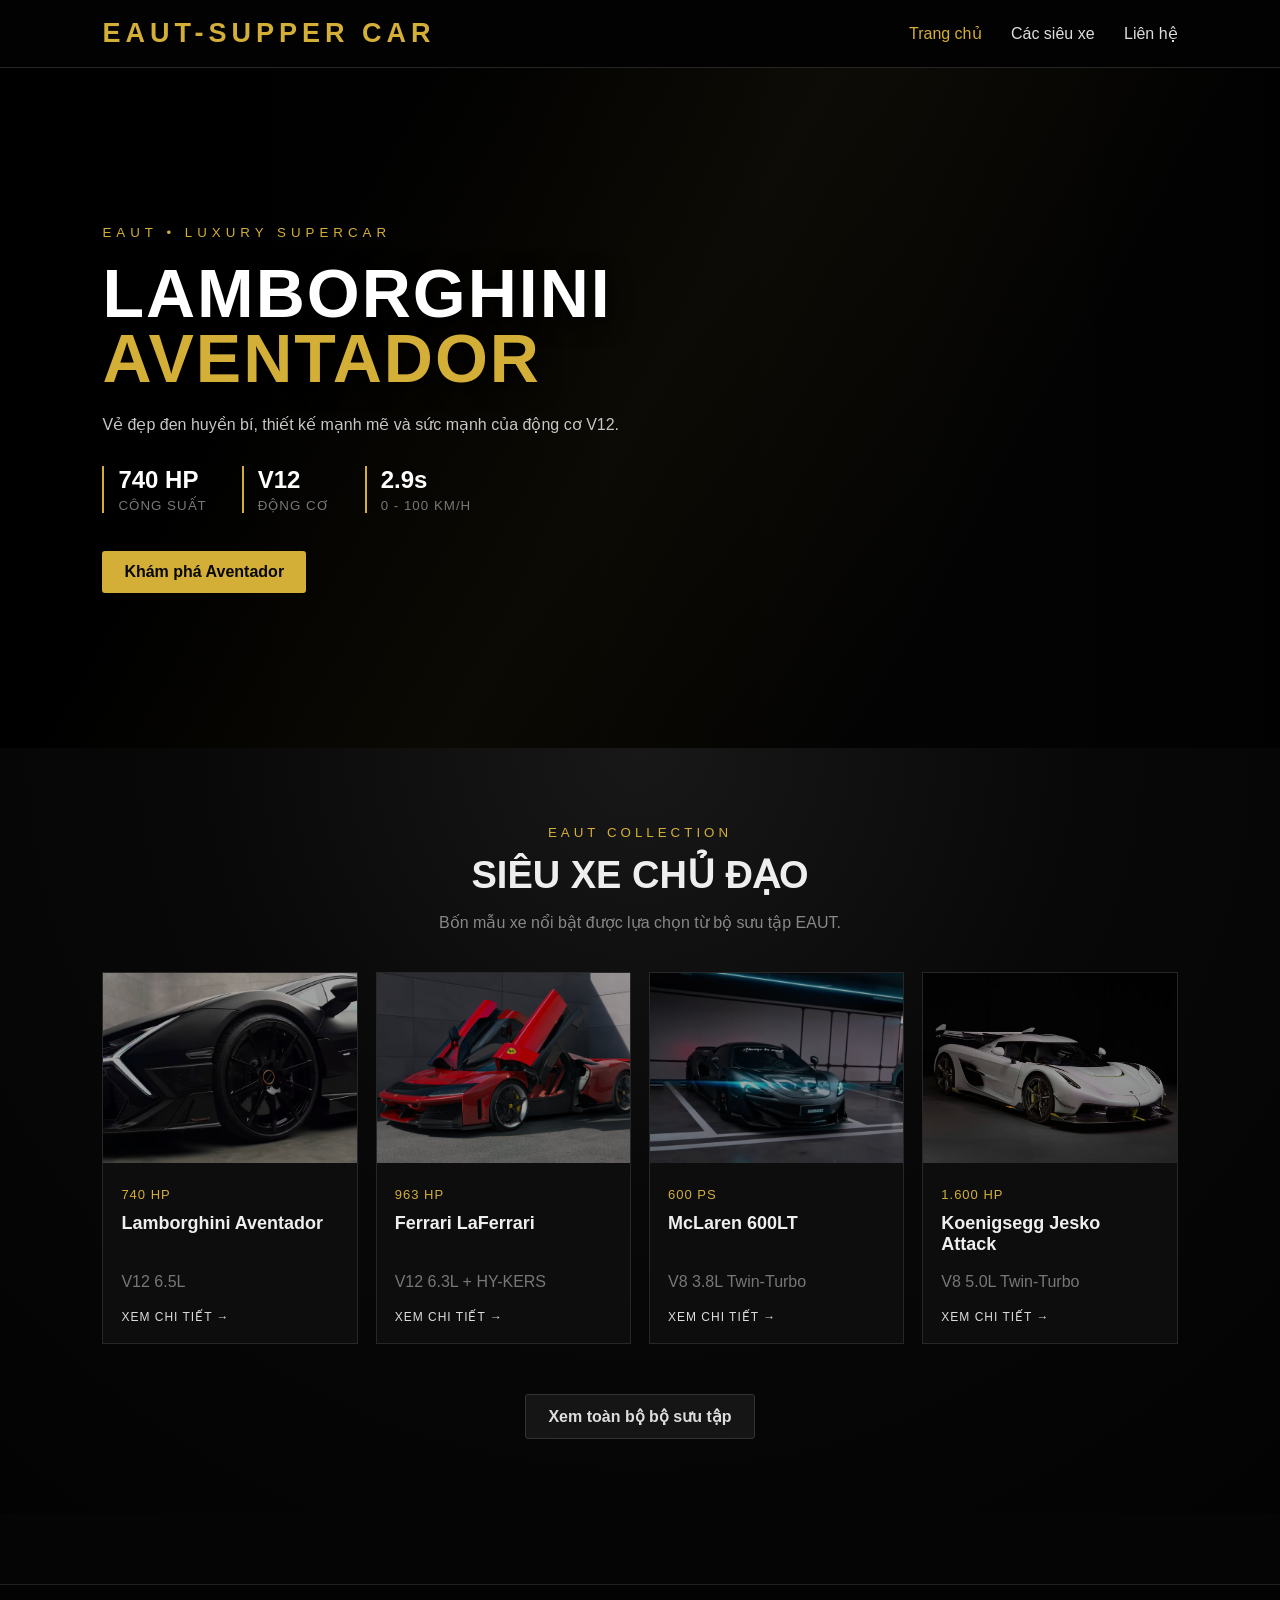
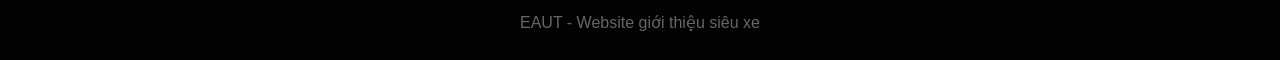
<file: index.html>
<!DOCTYPE html>
<html lang="vi">

<head>
    <meta charset="UTF-8">
    <meta name="description" content="Website giới thiệu về siêu xe, initial-scale=1.0">
    <title>EAUT-SUPPER CAR</title>
    <link rel="stylesheet" href="css/style.css">
</head>

<body>

<header>
    <div class="logo">EAUT-SUPPER CAR</div>

    <nav>
        <a href="index.html" class="dang-chon">Trang chủ</a>
        <a href="cars.html">Các siêu xe</a>
        <a href="contact.html">Liên hệ</a>
    </nav>
</header>

<!-- MOCKUP TRANG ĐẦU -->

<section class="anh-dau">

    <div class="hero-content">

        <small>EAUT • LUXURY SUPERCAR</small>

        <h1>
            LAMBORGHINI
            <span>AVENTADOR</span>
        </h1>

        <p>
            Vẻ đẹp đen huyền bí, thiết kế mạnh mẽ
            và sức mạnh của động cơ V12.
        </p>

        <div class="hero-info">
            <div>
                <b>740 HP</b>
                <small>CÔNG SUẤT</small>
            </div>

            <div>
                <b>V12</b>
                <small>ĐỘNG CƠ</small>
            </div>

            <div>
                <b>2.9s</b>
                <small>0 - 100 KM/H</small>
            </div>
        </div>

        <a class="nut" href="lamborghini.html">
            Khám phá Aventador
        </a>

    </div>

</section>

<!-- 4 XE CHỦ ĐẠO -->

<section class="featured">

    <div class="tieu-de">
        <small>EAUT COLLECTION</small>
        <h2>SIÊU XE CHỦ ĐẠO</h2>
        <p>
            Bốn mẫu xe nổi bật được lựa chọn từ bộ sưu tập EAUT.
        </p>
    </div>

    <div class="featured-cars">

        <div class="the-xe">
            <img src="images/cars/lamborghini.jpg" alt="Lamborghini Aventador">
            <div class="featured-content">
                <span>740 HP</span>
                <h3>Lamborghini Aventador</h3>
                <p>V12 6.5L</p>
                <a href="lamborghini.html">XEM CHI TIẾT →</a>
            </div>
        </div>

        <div class="the-xe">
            <img src="images/cars/ferrari.jpg" alt="Ferrari LaFerrari">
            <div class="featured-content">
                <span>963 HP</span>
                <h3>Ferrari LaFerrari</h3>
                <p>V12 6.3L + HY-KERS</p>
                <a href="ferrari.html">XEM CHI TIẾT →</a>
            </div>
        </div>

        <div class="the-xe">
            <img src="images/cars/mclaren.jpg" alt="McLaren 600LT">
            <div class="featured-content">
                <span>600 PS</span>
                <h3>McLaren 600LT</h3>
                <p>V8 3.8L Twin-Turbo</p>
                <a href="mclaren.html">XEM CHI TIẾT →</a>
            </div>
        </div>

        <div class="the-xe">
            <img src="images/cars/jesko.jpg" alt="Koenigsegg Jesko Attack">
            <div class="featured-content">
                <span>1.600 HP</span>
                <h3>Koenigsegg Jesko Attack</h3>
                <p>V8 5.0L Twin-Turbo</p>
                <a href="jesko.html">XEM CHI TIẾT →</a>
            </div>
        </div>

    </div>

    <div class="center">
        <a class="nut dark" href="cars.html">
            Xem toàn bộ bộ sưu tập
        </a>
    </div>

</section>

<footer>
    EAUT - Website giới thiệu siêu xe
</footer>

<script src="js/script.js" defer></script>

</body>
</html>
</file>
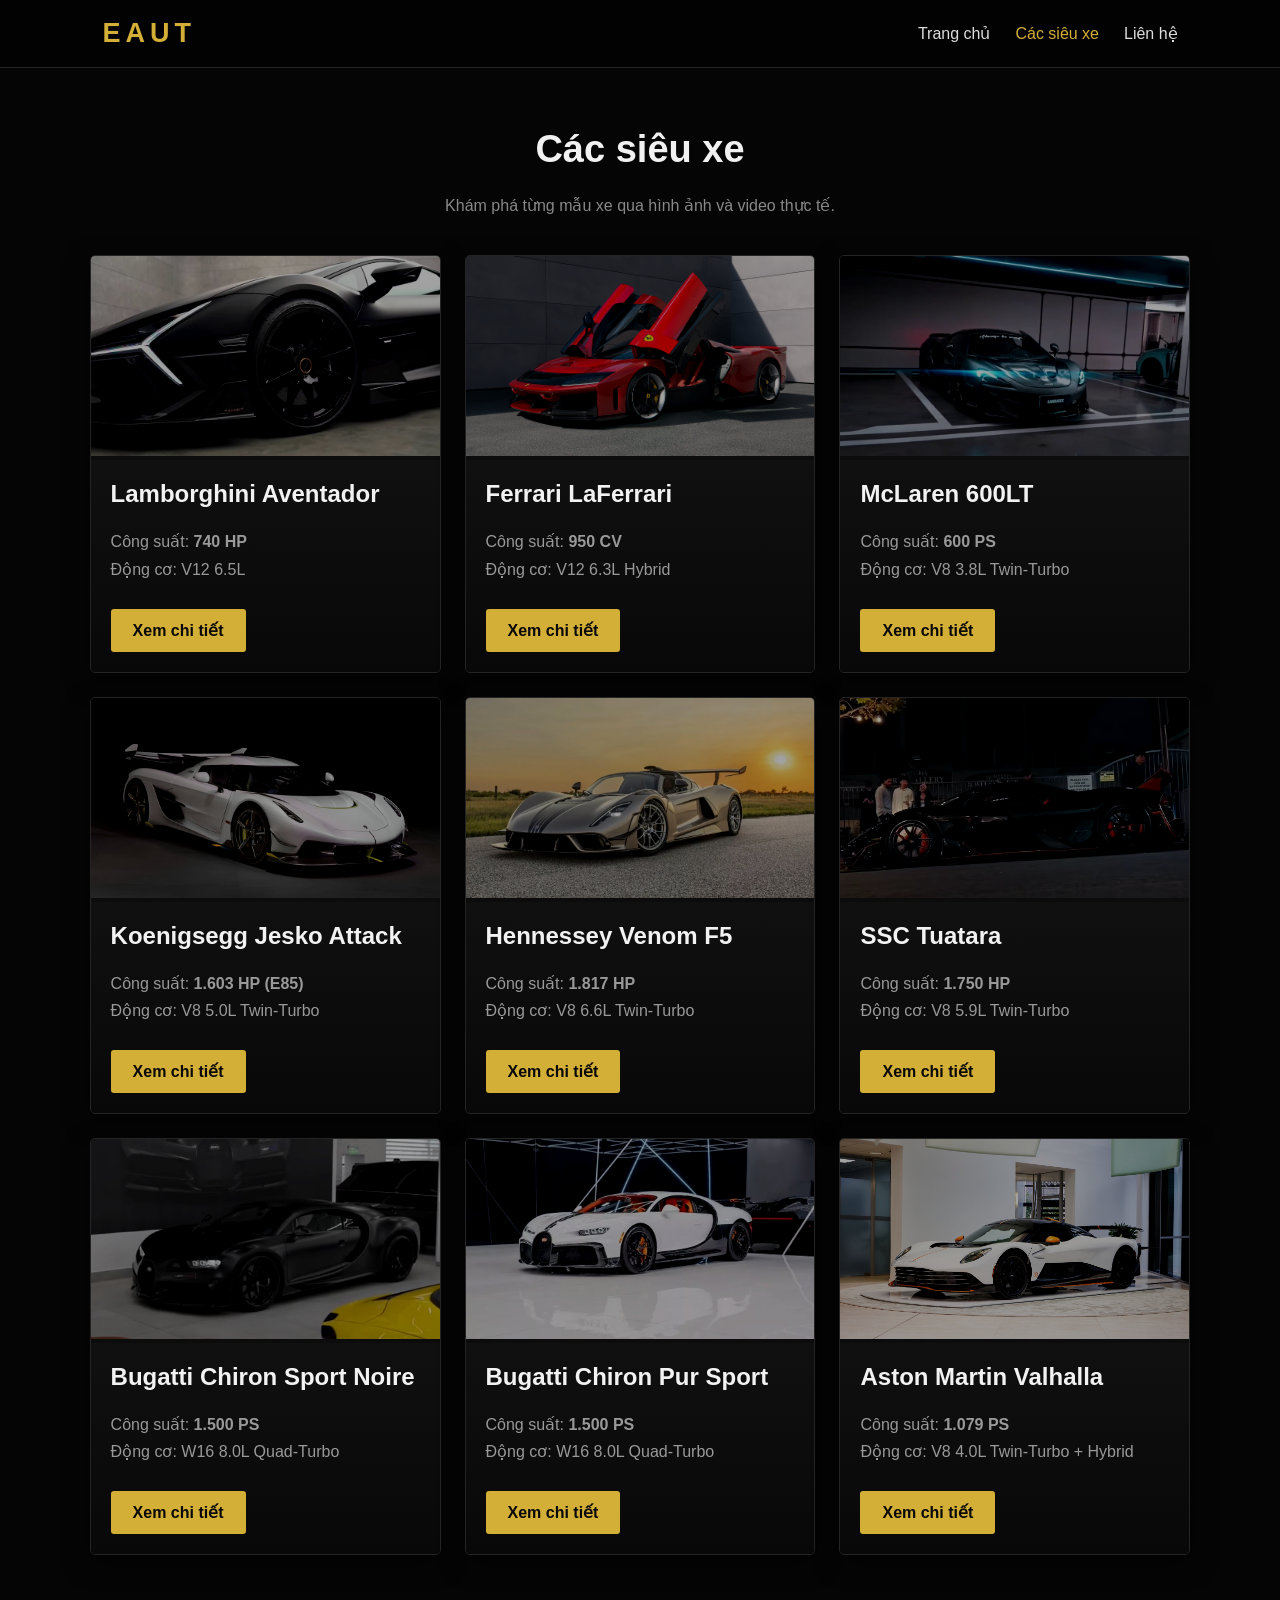
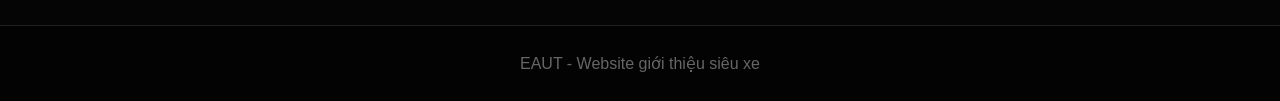
<file: cars.html>
<!DOCTYPE html>
<html lang="vi">
<head>
    <meta charset="UTF-8">
    <meta name="viewport" content="width=device-width, initial-scale=1.0">
    <link rel="stylesheet" href="css/style.css">
</head>
<body>
<header><div class="logo">EAUT</div><nav><a href="index.html">Trang chủ</a><a href="cars.html" class="dang-chon">Các siêu xe</a><a href="contact.html">Liên hệ</a></nav></header>
<main class="khung"><div class="tieu-de"><h1>Các siêu xe</h1><p>Khám phá từng mẫu xe qua hình ảnh và video thực tế.</p></div><div class="cac-xe">
        <div class="the">
            <img src="images/cars/lamborghini.jpg" alt="Lamborghini Aventador">
            <div class="card-content">
                <h2>Lamborghini Aventador</h2>
                <p>Công suất: <b>740 HP</b><br>Động cơ: V12 6.5L</p>
                <a class="nut" href="lamborghini.html">Xem chi tiết</a>
            </div>
        </div>
        <div class="the">
            <img src="images/cars/ferrari.jpg" alt="Ferrari LaFerrari">
            <div class="card-content">
                <h2>Ferrari LaFerrari</h2>
                <p>Công suất: <b>950 CV</b><br>Động cơ: V12 6.3L Hybrid</p>
                <a class="nut" href="ferrari.html">Xem chi tiết</a>
            </div>
        </div>
        <div class="the">
            <img src="images/cars/mclaren.jpg" alt="McLaren 600LT">
            <div class="card-content">
                <h2>McLaren 600LT</h2>
                <p>Công suất: <b>600 PS</b><br>Động cơ: V8 3.8L Twin-Turbo</p>
                <a class="nut" href="mclaren.html">Xem chi tiết</a>
            </div>
        </div>
        <div class="the">
            <img src="images/cars/jesko.jpg" alt="Koenigsegg Jesko Attack">
            <div class="card-content">
                <h2>Koenigsegg Jesko Attack</h2>
                <p>Công suất: <b>1.603 HP (E85)</b><br>Động cơ: V8 5.0L Twin-Turbo</p>
                <a class="nut" href="jesko.html">Xem chi tiết</a>
            </div>
        </div>
        <div class="the">
            <img src="images/cars/venom.jpg" alt="Hennessey Venom F5">
            <div class="card-content">
                <h2>Hennessey Venom F5</h2>
                <p>Công suất: <b>1.817 HP</b><br>Động cơ: V8 6.6L Twin-Turbo</p>
                <a class="nut" href="venom.html">Xem chi tiết</a>
            </div>
        </div>
        <div class="the">
            <img src="images/cars/tuatara.jpg" alt="SSC Tuatara">
            <div class="card-content">
                <h2>SSC Tuatara</h2>
                <p>Công suất: <b>1.750 HP</b><br>Động cơ: V8 5.9L Twin-Turbo</p>
                <a class="nut" href="tuatara.html">Xem chi tiết</a>
            </div>
        </div>
        <div class="the">
            <img src="images/cars/chiron.jpg" alt="Bugatti Chiron Sport Noire">
            <div class="card-content">
                <h2>Bugatti Chiron Sport Noire</h2>
                <p>Công suất: <b>1.500 PS</b><br>Động cơ: W16 8.0L Quad-Turbo</p>
                <a class="nut" href="chiron.html">Xem chi tiết</a>
            </div>
        </div>
        <div class="the">
            <img src="images/cars/pur-sport.jpg" alt="Bugatti Chiron Pur Sport">
            <div class="card-content">
                <h2>Bugatti Chiron Pur Sport</h2>
                <p>Công suất: <b>1.500 PS</b><br>Động cơ: W16 8.0L Quad-Turbo</p>
                <a class="nut" href="pur-sport.html">Xem chi tiết</a>
            </div>
        </div>
        <div class="the">
            <img src="images/cars/valhalla.jpg" alt="Aston Martin Valhalla">
            <div class="card-content">
                <h2>Aston Martin Valhalla</h2>
                <p>Công suất: <b>1.079 PS</b><br>Động cơ: V8 4.0L Twin-Turbo + Hybrid</p>
                <a class="nut" href="valhalla.html">Xem chi tiết</a>
            </div>
        </div>
</div></main>
<footer>EAUT - Website giới thiệu siêu xe</footer>
<script src="js/script.js" defer></script>
</body>
</html>
</file>
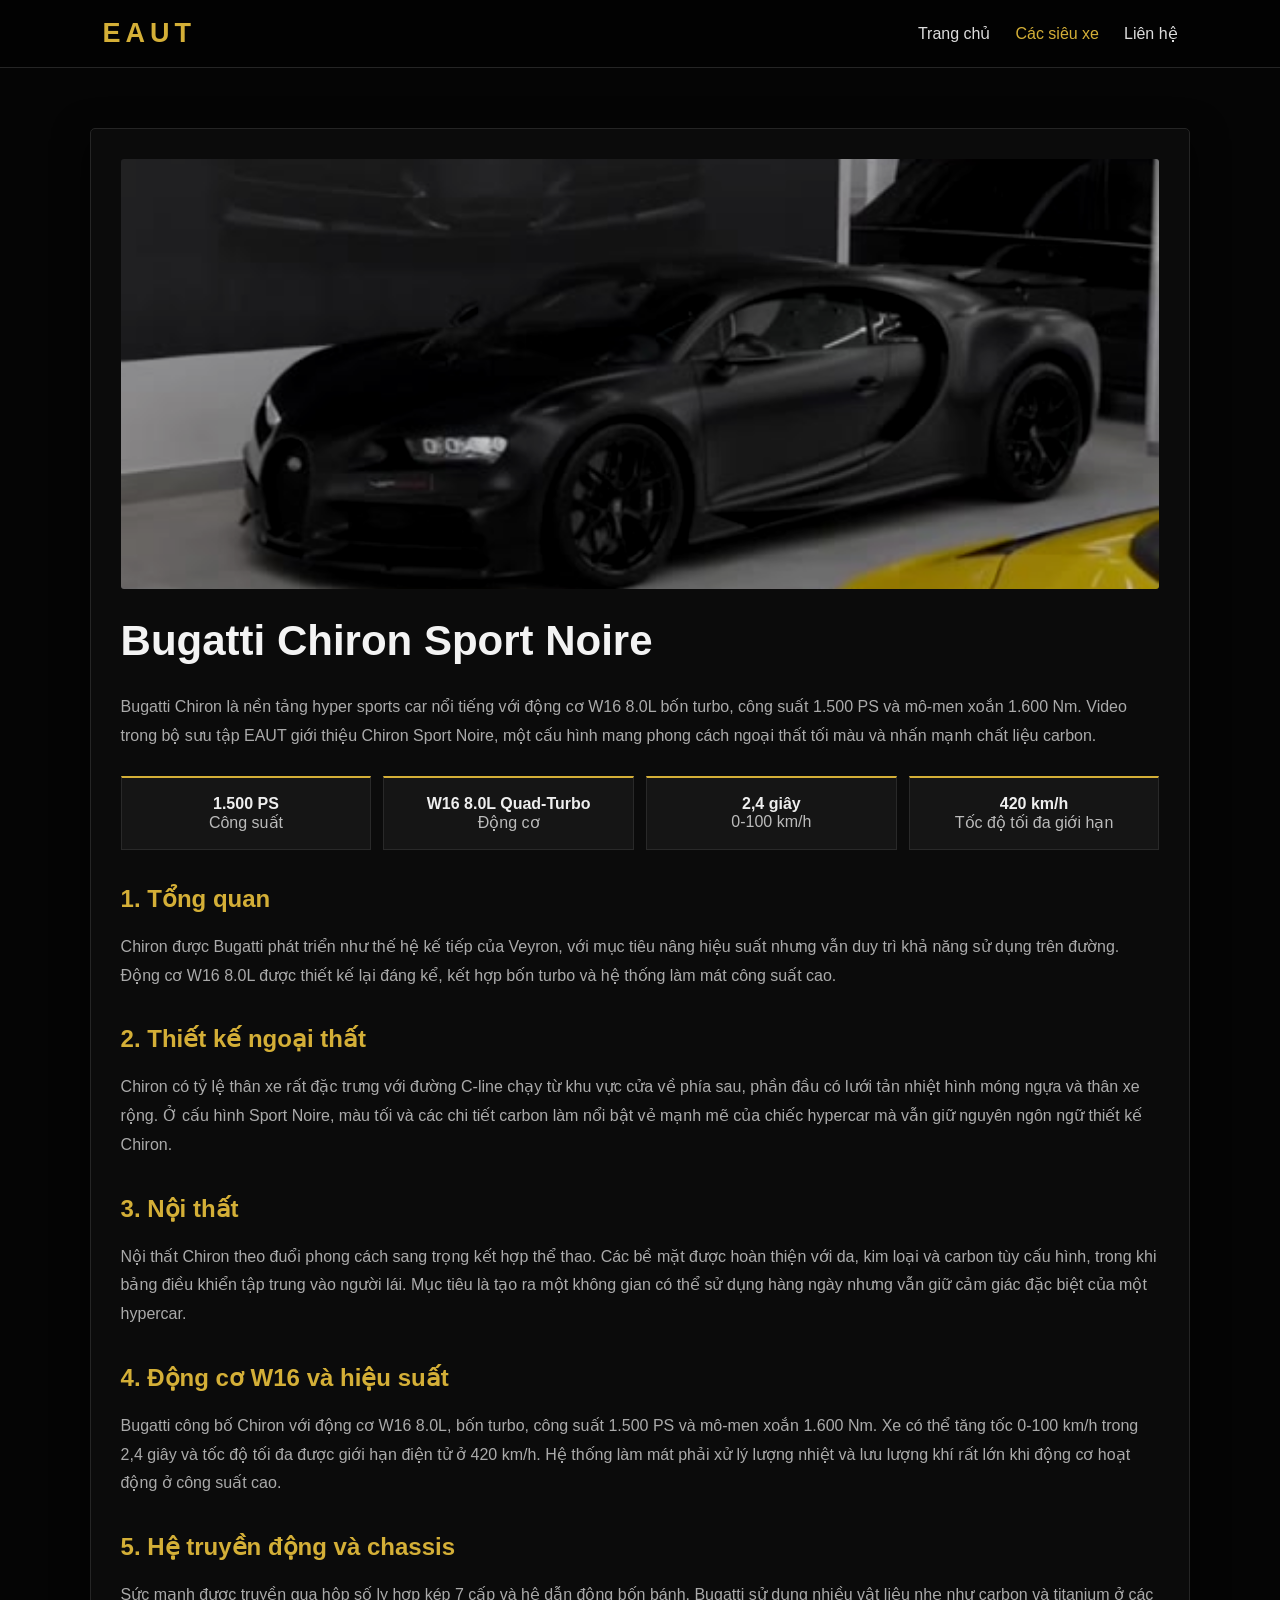
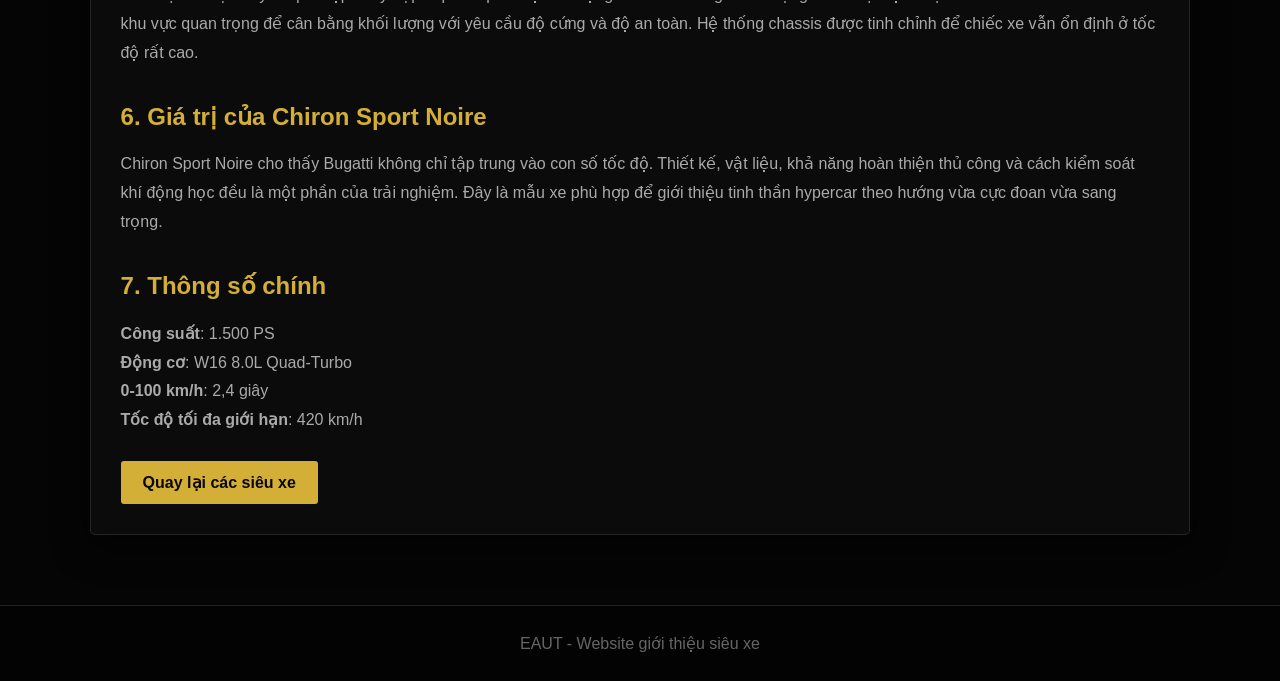
<file: chiron.html>
<!DOCTYPE html>
<html lang="vi">
<head>
    <meta charset="UTF-8">
    <meta name="viewport" content="width=device-width, initial-scale=1.0">
    <link rel="stylesheet" href="css/style.css">
</head>
<body>
<header><div class="logo">EAUT</div><nav><a href="index.html">Trang chủ</a><a href="cars.html" class="dang-chon">Các siêu xe</a><a href="contact.html">Liên hệ</a></nav></header>
<main class="khung"><div class="chi-tiet">
    <video class="car-video" autoplay muted loop playsinline poster="images/cars/chiron.jpg"><source src="video/chiron.mp4"> không hỗ trợ video.</video>
    <h1>Bugatti Chiron Sport Noire</h1>
    <p>Bugatti Chiron là nền tảng hyper sports car nổi tiếng với động cơ W16 8.0L bốn turbo, công suất 1.500 PS và mô-men xoắn 1.600 Nm. Video trong bộ sưu tập EAUT giới thiệu Chiron Sport Noire, một cấu hình mang phong cách ngoại thất tối màu và nhấn mạnh chất liệu carbon.</p>
    <div class="info">
<div><b>1.500 PS</b><br>Công suất</div>
<div><b>W16 8.0L Quad-Turbo</b><br>Động cơ</div>
<div><b>2,4 giây</b><br>0-100 km/h</div>
<div><b>420 km/h</b><br>Tốc độ tối đa giới hạn</div>
</div>
<h2>1. Tổng quan</h2><p>Chiron được Bugatti phát triển như thế hệ kế tiếp của Veyron, với mục tiêu nâng hiệu suất nhưng vẫn duy trì khả năng sử dụng trên đường. Động cơ W16 8.0L được thiết kế lại đáng kể, kết hợp bốn turbo và hệ thống làm mát công suất cao.</p>
<h2>2. Thiết kế ngoại thất</h2><p>Chiron có tỷ lệ thân xe rất đặc trưng với đường C-line chạy từ khu vực cửa về phía sau, phần đầu có lưới tản nhiệt hình móng ngựa và thân xe rộng. Ở cấu hình Sport Noire, màu tối và các chi tiết carbon làm nổi bật vẻ mạnh mẽ của chiếc hypercar mà vẫn giữ nguyên ngôn ngữ thiết kế Chiron.</p>
<h2>3. Nội thất</h2><p>Nội thất Chiron theo đuổi phong cách sang trọng kết hợp thể thao. Các bề mặt được hoàn thiện với da, kim loại và carbon tùy cấu hình, trong khi bảng điều khiển tập trung vào người lái. Mục tiêu là tạo ra một không gian có thể sử dụng hàng ngày nhưng vẫn giữ cảm giác đặc biệt của một hypercar.</p>
<h2>4. Động cơ W16 và hiệu suất</h2><p>Bugatti công bố Chiron với động cơ W16 8.0L, bốn turbo, công suất 1.500 PS và mô-men xoắn 1.600 Nm. Xe có thể tăng tốc 0-100 km/h trong 2,4 giây và tốc độ tối đa được giới hạn điện tử ở 420 km/h. Hệ thống làm mát phải xử lý lượng nhiệt và lưu lượng khí rất lớn khi động cơ hoạt động ở công suất cao.</p>
<h2>5. Hệ truyền động và chassis</h2><p>Sức mạnh được truyền qua hộp số ly hợp kép 7 cấp và hệ dẫn động bốn bánh. Bugatti sử dụng nhiều vật liệu nhẹ như carbon và titanium ở các khu vực quan trọng để cân bằng khối lượng với yêu cầu độ cứng và độ an toàn. Hệ thống chassis được tinh chỉnh để chiếc xe vẫn ổn định ở tốc độ rất cao.</p>
<h2>6. Giá trị của Chiron Sport Noire</h2><p>Chiron Sport Noire cho thấy Bugatti không chỉ tập trung vào con số tốc độ. Thiết kế, vật liệu, khả năng hoàn thiện thủ công và cách kiểm soát khí động học đều là một phần của trải nghiệm. Đây là mẫu xe phù hợp để giới thiệu tinh thần hypercar theo hướng vừa cực đoan vừa sang trọng.</p>
<h2>7. Thông số chính</h2><p><b>Công suất</b>: 1.500 PS<br><b>Động cơ</b>: W16 8.0L Quad-Turbo<br><b>0-100 km/h</b>: 2,4 giây<br><b>Tốc độ tối đa giới hạn</b>: 420 km/h</p>
    <a class="nut" href="cars.html">Quay lại các siêu xe</a>
</div></main>
<footer>EAUT - Website giới thiệu siêu xe</footer>
<script src="js/script.js" defer></script>
</body>
</html>
</file>
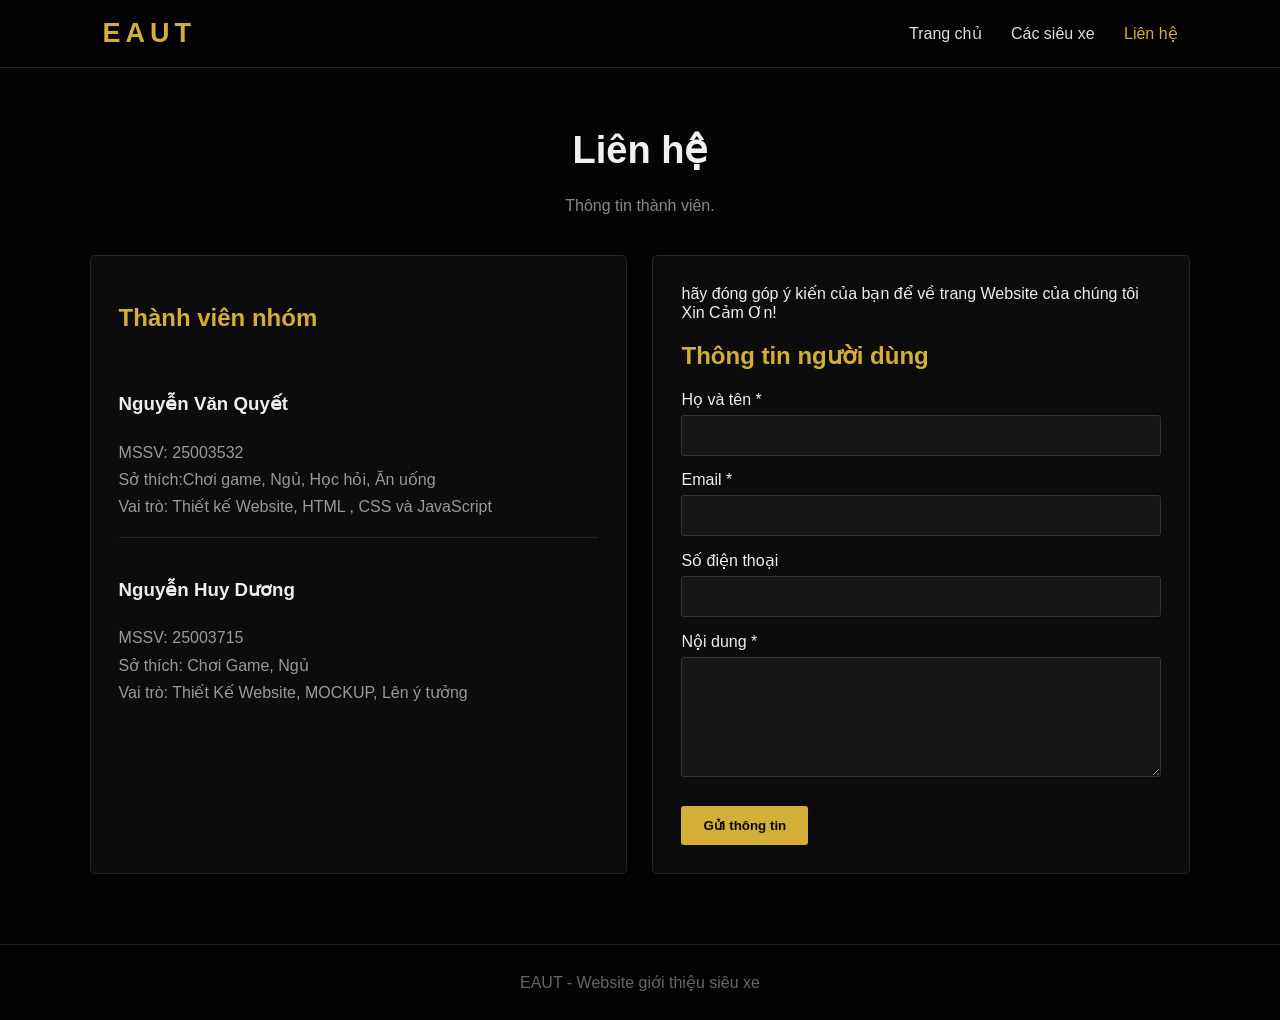
<file: contact.html>
<!DOCTYPE html>
<html lang="vi">

<head>
    <meta charset="UTF-8">
    <link rel="stylesheet" href="css/style.css">
</head>

<body>

<header>
    <div class="logo">EAUT</div>

    <nav>
        <a href="index.html" class="">Trang chủ</a>
        <a href="cars.html" class="">Các siêu xe</a>
        <a href="contact.html" class="dang-chon">Liên hệ</a>
    </nav>
</header>

<main class="khung">

    <div class="tieu-de">
        <h1>Liên hệ</h1>
        <p>Thông tin thành viên.</p>
    </div>

    <div class="lien-he">

        <div class="box">

            <h2>Thành viên nhóm</h2>

            <div class="member">
                <h3>Nguyễn Văn Quyết</h3>
                MSSV: 25003532<br>
                Sở thích:Chơi game, Ngủ, Học hỏi, Ăn uống<br>
                Vai trò: Thiết kế Website, HTML , CSS và JavaScript
            </div>

            <div class="member">
                <h3>Nguyễn Huy Dương</h3>
                MSSV: 25003715<br>
                Sở thích: Chơi Game, Ngủ<br>
                Vai trò: Thiết Kế Website, MOCKUP, Lên ý tưởng
            </div>

        </div>

        <div class="box">
           hãy đóng góp ý kiến của bạn để về trang Website của chúng tôi <br>
                 Xin Cảm Ơn!

            <h2>Thông tin người dùng</h2>

            <form id="contactForm">

                <label>Họ và tên *</label>
                <input id="name">

                <label>Email *</label>
                <input id="email">

                <label>Số điện thoại</label>
                <input id="phone">

                <label>Nội dung *</label>
                <textarea id="message"></textarea>

                <button class="nut" type="submit">
                    Gửi thông tin
                </button>

            </form>

        </div>

    </div>

</main>

<footer>
    EAUT - Website giới thiệu siêu xe
</footer>

<script src="js/script.js" defer></script>

</body>
</html>
</file>
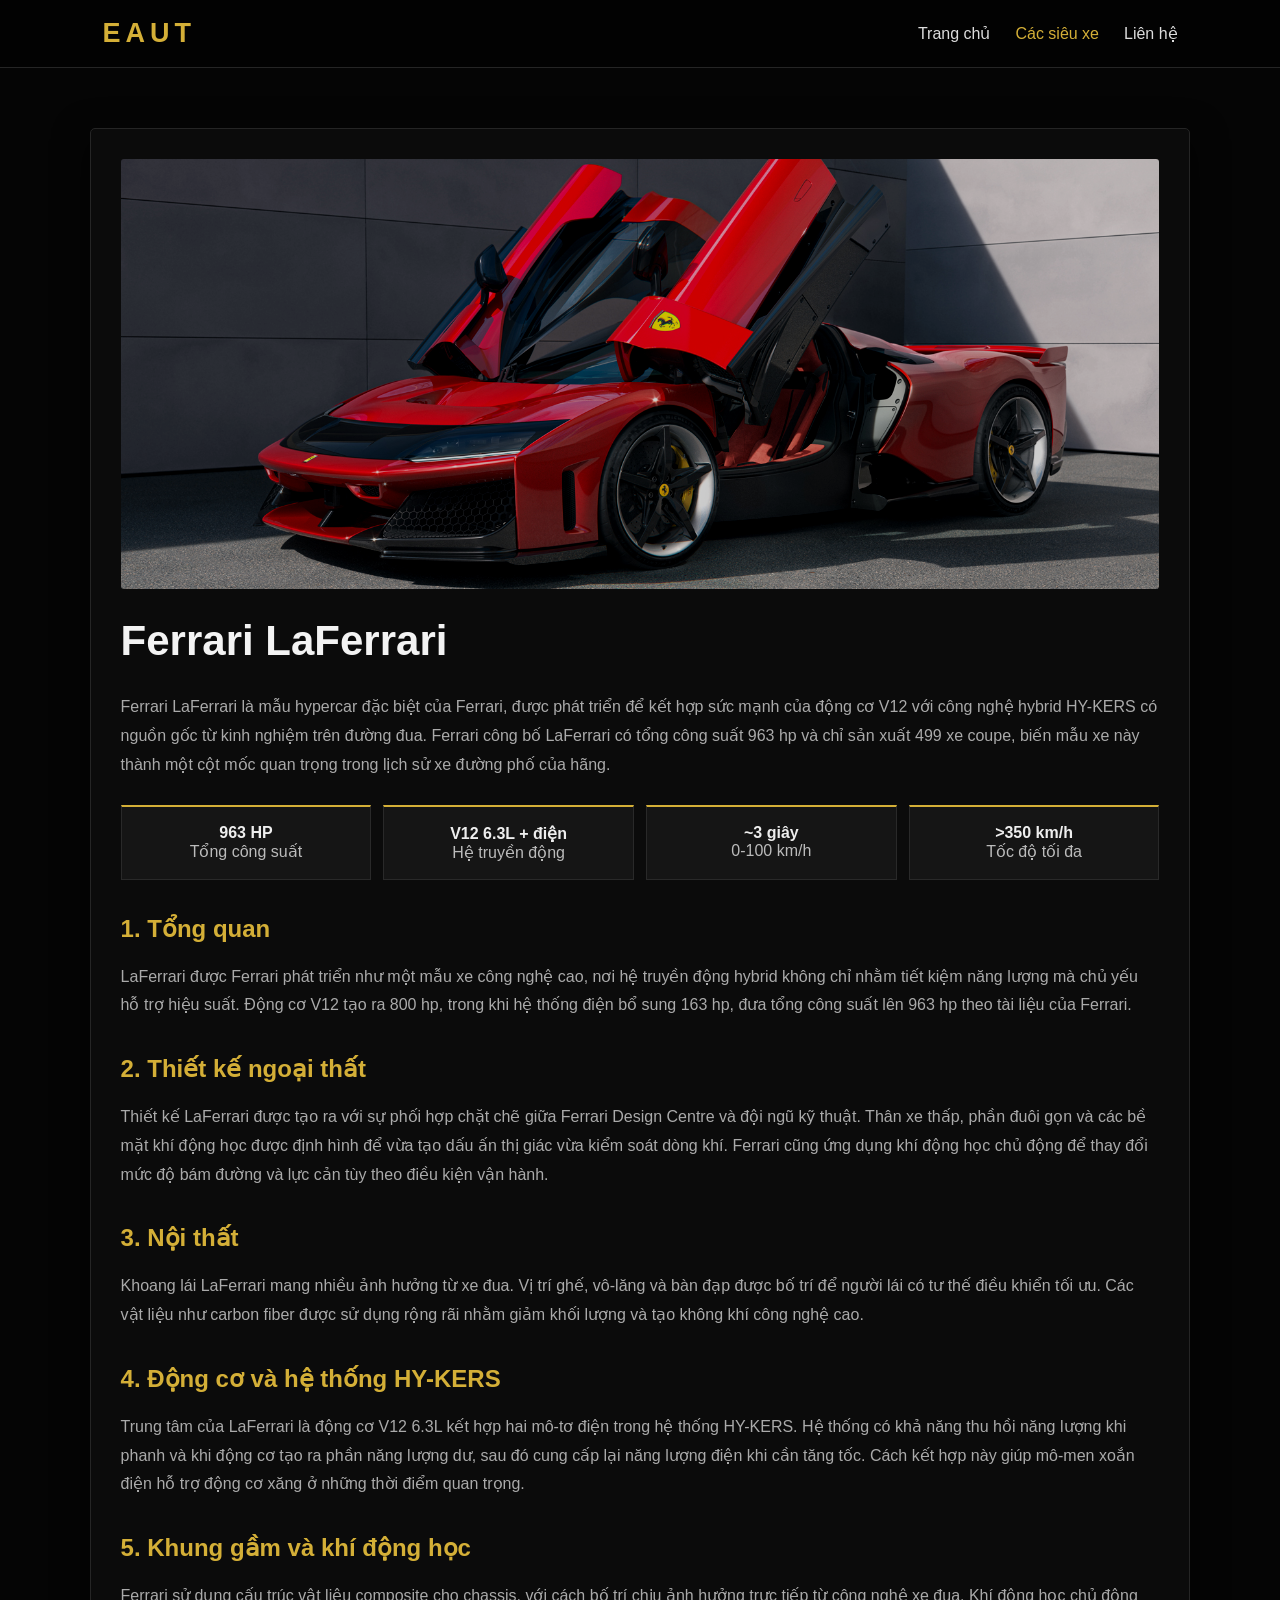
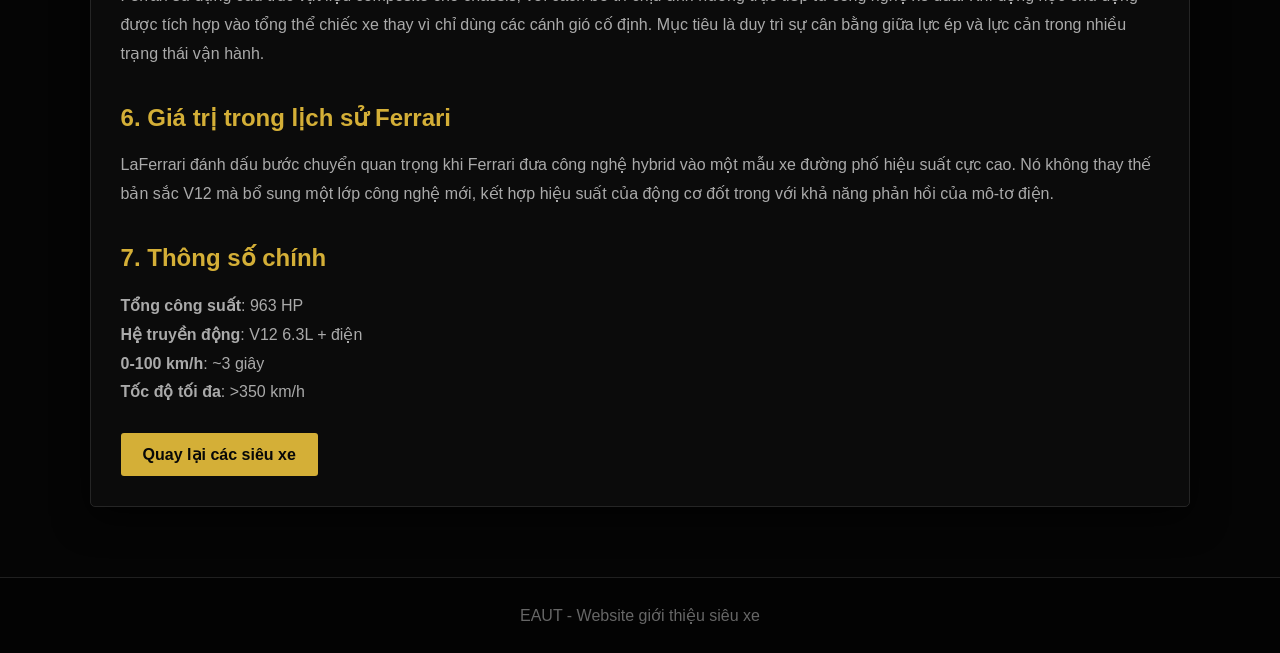
<file: ferrari.html>
<!DOCTYPE html>
<html lang="vi">
<head>
    <meta charset="UTF-8">
    <meta name="viewport" content="width=device-width, initial-scale=1.0">
    <link rel="stylesheet" href="css/style.css">
</head>
<body>
<header><div class="logo">EAUT</div><nav><a href="index.html">Trang chủ</a><a href="cars.html" class="dang-chon">Các siêu xe</a><a href="contact.html">Liên hệ</a></nav></header>
<main class="khung"><div class="chi-tiet">
    <video class="car-video" autoplay muted loop playsinline poster="images/cars/ferrari.jpg"><source src="video/ferrari.mp4" type="video/mp4">Trình duyệt không hỗ trợ video.</video>
    <h1>Ferrari LaFerrari</h1>
    <p>Ferrari LaFerrari là mẫu hypercar đặc biệt của Ferrari, được phát triển để kết hợp sức mạnh của động cơ V12 với công nghệ hybrid HY-KERS có nguồn gốc từ kinh nghiệm trên đường đua. Ferrari công bố LaFerrari có tổng công suất 963 hp và chỉ sản xuất 499 xe coupe, biến mẫu xe này thành một cột mốc quan trọng trong lịch sử xe đường phố của hãng.</p>
    <div class="info">
<div><b>963 HP</b><br>Tổng công suất</div>
<div><b>V12 6.3L + điện</b><br>Hệ truyền động</div>
<div><b>~3 giây</b><br>0-100 km/h</div>
<div><b>>350 km/h</b><br>Tốc độ tối đa</div>
</div>
<h2>1. Tổng quan</h2><p>LaFerrari được Ferrari phát triển như một mẫu xe công nghệ cao, nơi hệ truyền động hybrid không chỉ nhằm tiết kiệm năng lượng mà chủ yếu hỗ trợ hiệu suất. Động cơ V12 tạo ra 800 hp, trong khi hệ thống điện bổ sung 163 hp, đưa tổng công suất lên 963 hp theo tài liệu của Ferrari.</p>
<h2>2. Thiết kế ngoại thất</h2><p>Thiết kế LaFerrari được tạo ra với sự phối hợp chặt chẽ giữa Ferrari Design Centre và đội ngũ kỹ thuật. Thân xe thấp, phần đuôi gọn và các bề mặt khí động học được định hình để vừa tạo dấu ấn thị giác vừa kiểm soát dòng khí. Ferrari cũng ứng dụng khí động học chủ động để thay đổi mức độ bám đường và lực cản tùy theo điều kiện vận hành.</p>
<h2>3. Nội thất</h2><p>Khoang lái LaFerrari mang nhiều ảnh hưởng từ xe đua. Vị trí ghế, vô-lăng và bàn đạp được bố trí để người lái có tư thế điều khiển tối ưu. Các vật liệu như carbon fiber được sử dụng rộng rãi nhằm giảm khối lượng và tạo không khí công nghệ cao.</p>
<h2>4. Động cơ và hệ thống HY-KERS</h2><p>Trung tâm của LaFerrari là động cơ V12 6.3L kết hợp hai mô-tơ điện trong hệ thống HY-KERS. Hệ thống có khả năng thu hồi năng lượng khi phanh và khi động cơ tạo ra phần năng lượng dư, sau đó cung cấp lại năng lượng điện khi cần tăng tốc. Cách kết hợp này giúp mô-men xoắn điện hỗ trợ động cơ xăng ở những thời điểm quan trọng.</p>
<h2>5. Khung gầm và khí động học</h2><p>Ferrari sử dụng cấu trúc vật liệu composite cho chassis, với cách bố trí chịu ảnh hưởng trực tiếp từ công nghệ xe đua. Khí động học chủ động được tích hợp vào tổng thể chiếc xe thay vì chỉ dùng các cánh gió cố định. Mục tiêu là duy trì sự cân bằng giữa lực ép và lực cản trong nhiều trạng thái vận hành.</p>
<h2>6. Giá trị trong lịch sử Ferrari</h2><p>LaFerrari đánh dấu bước chuyển quan trọng khi Ferrari đưa công nghệ hybrid vào một mẫu xe đường phố hiệu suất cực cao. Nó không thay thế bản sắc V12 mà bổ sung một lớp công nghệ mới, kết hợp hiệu suất của động cơ đốt trong với khả năng phản hồi của mô-tơ điện.</p>
<h2>7. Thông số chính</h2><p><b>Tổng công suất</b>: 963 HP<br><b>Hệ truyền động</b>: V12 6.3L + điện<br><b>0-100 km/h</b>: ~3 giây<br><b>Tốc độ tối đa</b>: >350 km/h</p>
    <a class="nut" href="cars.html">Quay lại các siêu xe</a>
</div></main>
<footer>EAUT - Website giới thiệu siêu xe</footer>
<script src="js/script.js" defer></script>
</body>
</html>
</file>
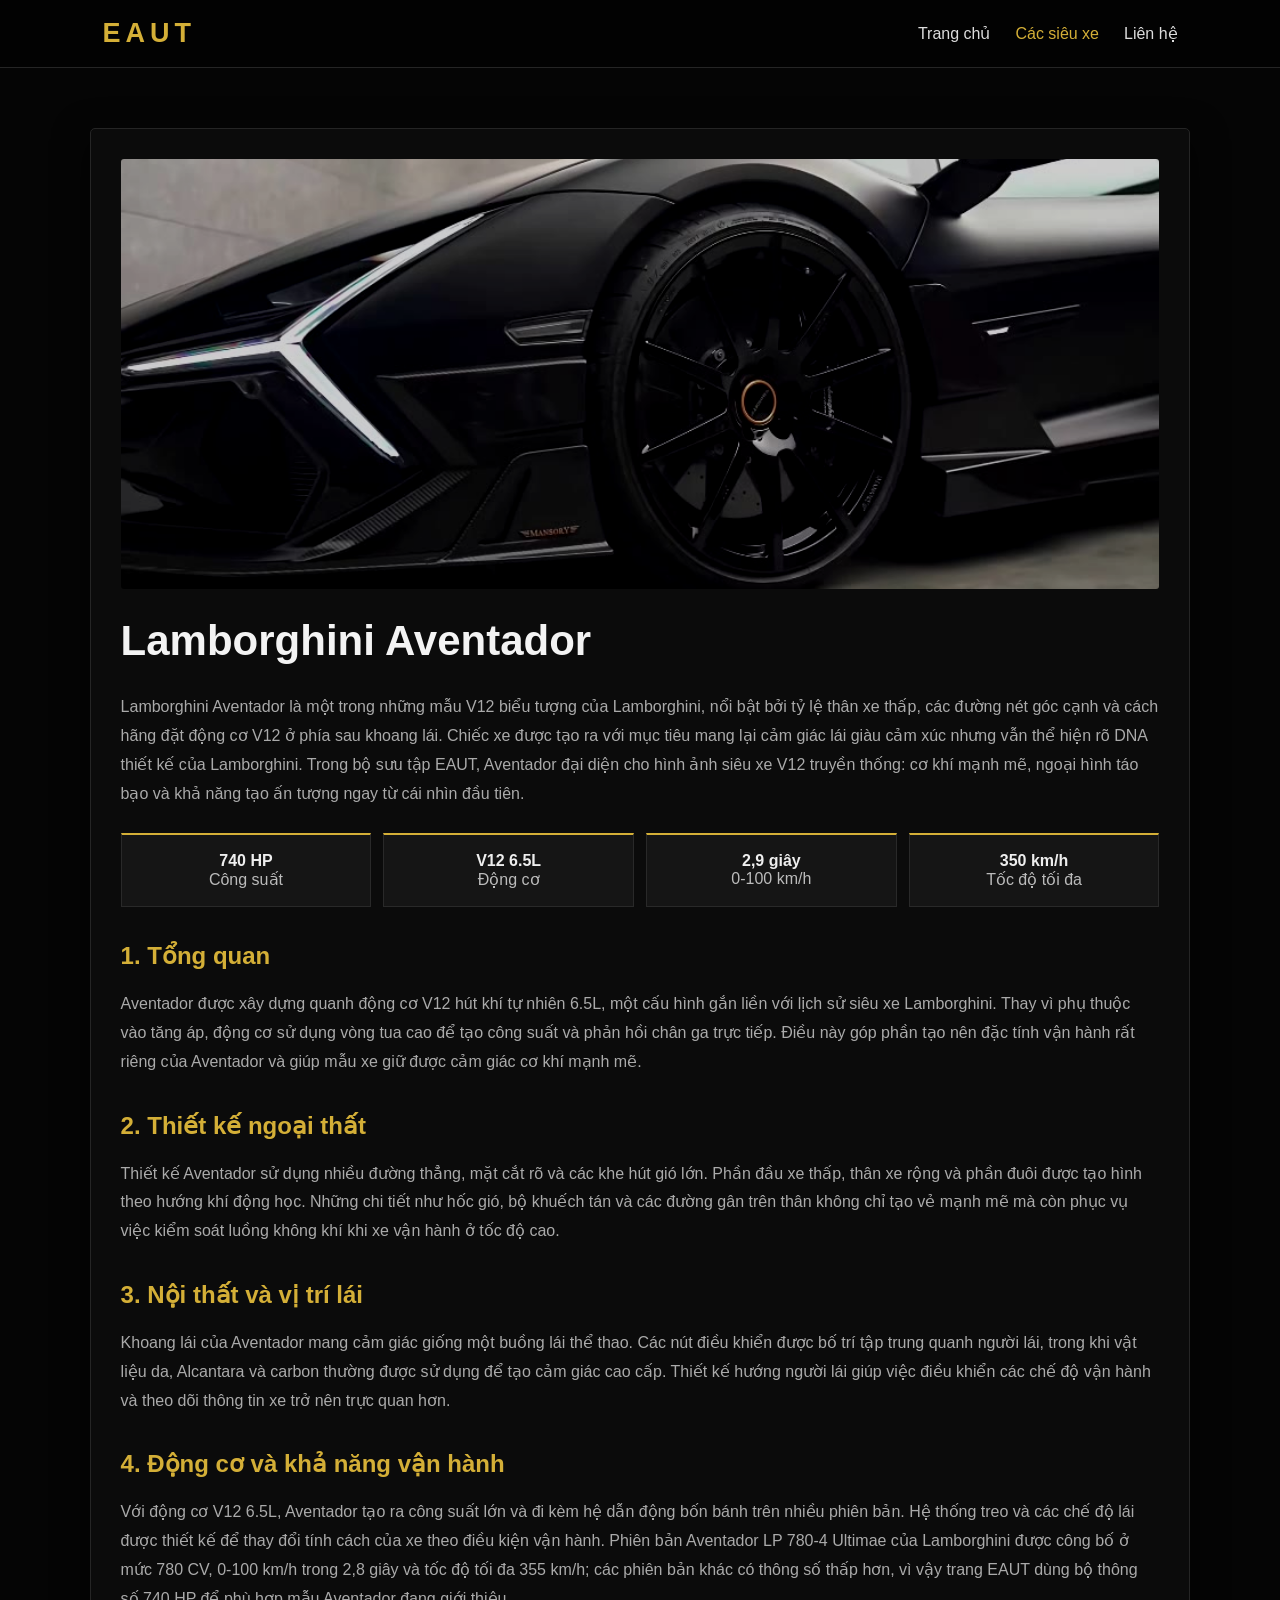
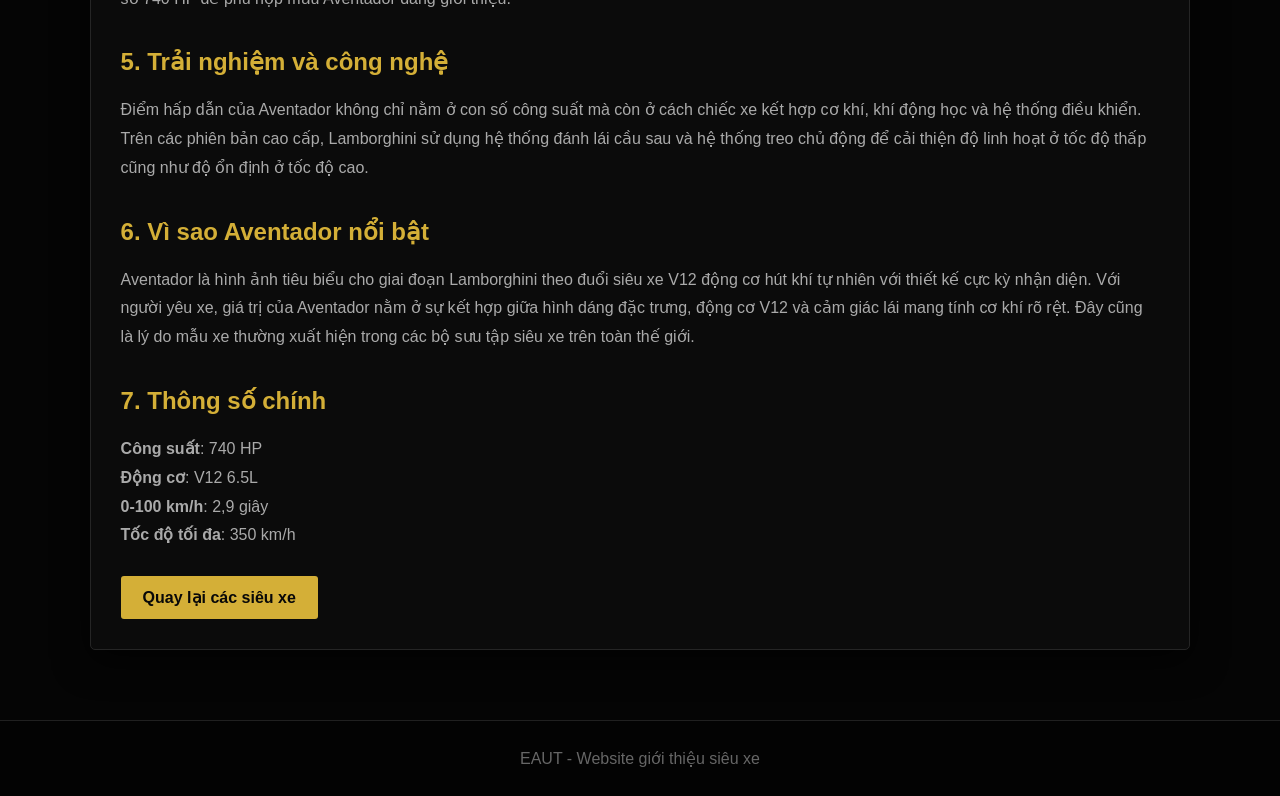
<file: lamborghini.html>
<!DOCTYPE html>
<html lang="vi">
<head>
    <meta charset="UTF-8">
    <meta name="viewport" content="width=device-width, initial-scale=1.0">
    <link rel="stylesheet" href="css/style.css">
</head>
<body>
<header><div class="logo">EAUT</div><nav><a href="index.html">Trang chủ</a><a href="cars.html" class="dang-chon">Các siêu xe</a><a href="contact.html">Liên hệ</a></nav></header>
<main class="khung"><div class="chi-tiet">
    <video class="car-video" autoplay muted loop playsinline poster="images/cars/lamborghini.jpg"><source src="video/lamborghini.mp4" type="video/mp4">Trình duyệt không hỗ trợ video.</video>
    <h1>Lamborghini Aventador</h1>
    <p>Lamborghini Aventador là một trong những mẫu V12 biểu tượng của Lamborghini, nổi bật bởi tỷ lệ thân xe thấp, các đường nét góc cạnh và cách hãng đặt động cơ V12 ở phía sau khoang lái. Chiếc xe được tạo ra với mục tiêu mang lại cảm giác lái giàu cảm xúc nhưng vẫn thể hiện rõ DNA thiết kế của Lamborghini. Trong bộ sưu tập EAUT, Aventador đại diện cho hình ảnh siêu xe V12 truyền thống: cơ khí mạnh mẽ, ngoại hình táo bạo và khả năng tạo ấn tượng ngay từ cái nhìn đầu tiên.</p>
    <div class="info">
<div><b>740 HP</b><br>Công suất</div>
<div><b>V12 6.5L</b><br>Động cơ</div>
<div><b>2,9 giây</b><br>0-100 km/h</div>
<div><b>350 km/h</b><br>Tốc độ tối đa</div>
</div>
<h2>1. Tổng quan</h2><p>Aventador được xây dựng quanh động cơ V12 hút khí tự nhiên 6.5L, một cấu hình gắn liền với lịch sử siêu xe Lamborghini. Thay vì phụ thuộc vào tăng áp, động cơ sử dụng vòng tua cao để tạo công suất và phản hồi chân ga trực tiếp. Điều này góp phần tạo nên đặc tính vận hành rất riêng của Aventador và giúp mẫu xe giữ được cảm giác cơ khí mạnh mẽ.</p>
<h2>2. Thiết kế ngoại thất</h2><p>Thiết kế Aventador sử dụng nhiều đường thẳng, mặt cắt rõ và các khe hút gió lớn. Phần đầu xe thấp, thân xe rộng và phần đuôi được tạo hình theo hướng khí động học. Những chi tiết như hốc gió, bộ khuếch tán và các đường gân trên thân không chỉ tạo vẻ mạnh mẽ mà còn phục vụ việc kiểm soát luồng không khí khi xe vận hành ở tốc độ cao.</p>
<h2>3. Nội thất và vị trí lái</h2><p>Khoang lái của Aventador mang cảm giác giống một buồng lái thể thao. Các nút điều khiển được bố trí tập trung quanh người lái, trong khi vật liệu da, Alcantara và carbon thường được sử dụng để tạo cảm giác cao cấp. Thiết kế hướng người lái giúp việc điều khiển các chế độ vận hành và theo dõi thông tin xe trở nên trực quan hơn.</p>
<h2>4. Động cơ và khả năng vận hành</h2><p>Với động cơ V12 6.5L, Aventador tạo ra công suất lớn và đi kèm hệ dẫn động bốn bánh trên nhiều phiên bản. Hệ thống treo và các chế độ lái được thiết kế để thay đổi tính cách của xe theo điều kiện vận hành. Phiên bản Aventador LP 780-4 Ultimae của Lamborghini được công bố ở mức 780 CV, 0-100 km/h trong 2,8 giây và tốc độ tối đa 355 km/h; các phiên bản khác có thông số thấp hơn, vì vậy trang EAUT dùng bộ thông số 740 HP để phù hợp mẫu Aventador đang giới thiệu.</p>
<h2>5. Trải nghiệm và công nghệ</h2><p>Điểm hấp dẫn của Aventador không chỉ nằm ở con số công suất mà còn ở cách chiếc xe kết hợp cơ khí, khí động học và hệ thống điều khiển. Trên các phiên bản cao cấp, Lamborghini sử dụng hệ thống đánh lái cầu sau và hệ thống treo chủ động để cải thiện độ linh hoạt ở tốc độ thấp cũng như độ ổn định ở tốc độ cao.</p>
<h2>6. Vì sao Aventador nổi bật</h2><p>Aventador là hình ảnh tiêu biểu cho giai đoạn Lamborghini theo đuổi siêu xe V12 động cơ hút khí tự nhiên với thiết kế cực kỳ nhận diện. Với người yêu xe, giá trị của Aventador nằm ở sự kết hợp giữa hình dáng đặc trưng, động cơ V12 và cảm giác lái mang tính cơ khí rõ rệt. Đây cũng là lý do mẫu xe thường xuất hiện trong các bộ sưu tập siêu xe trên toàn thế giới.</p>
<h2>7. Thông số chính</h2><p><b>Công suất</b>: 740 HP<br><b>Động cơ</b>: V12 6.5L<br><b>0-100 km/h</b>: 2,9 giây<br><b>Tốc độ tối đa</b>: 350 km/h</p>
    <a class="nut" href="cars.html">Quay lại các siêu xe</a>
</div></main>
<footer>EAUT - Website giới thiệu siêu xe</footer>
<script src="js/script.js" defer></script>
</body>
</html>
</file>
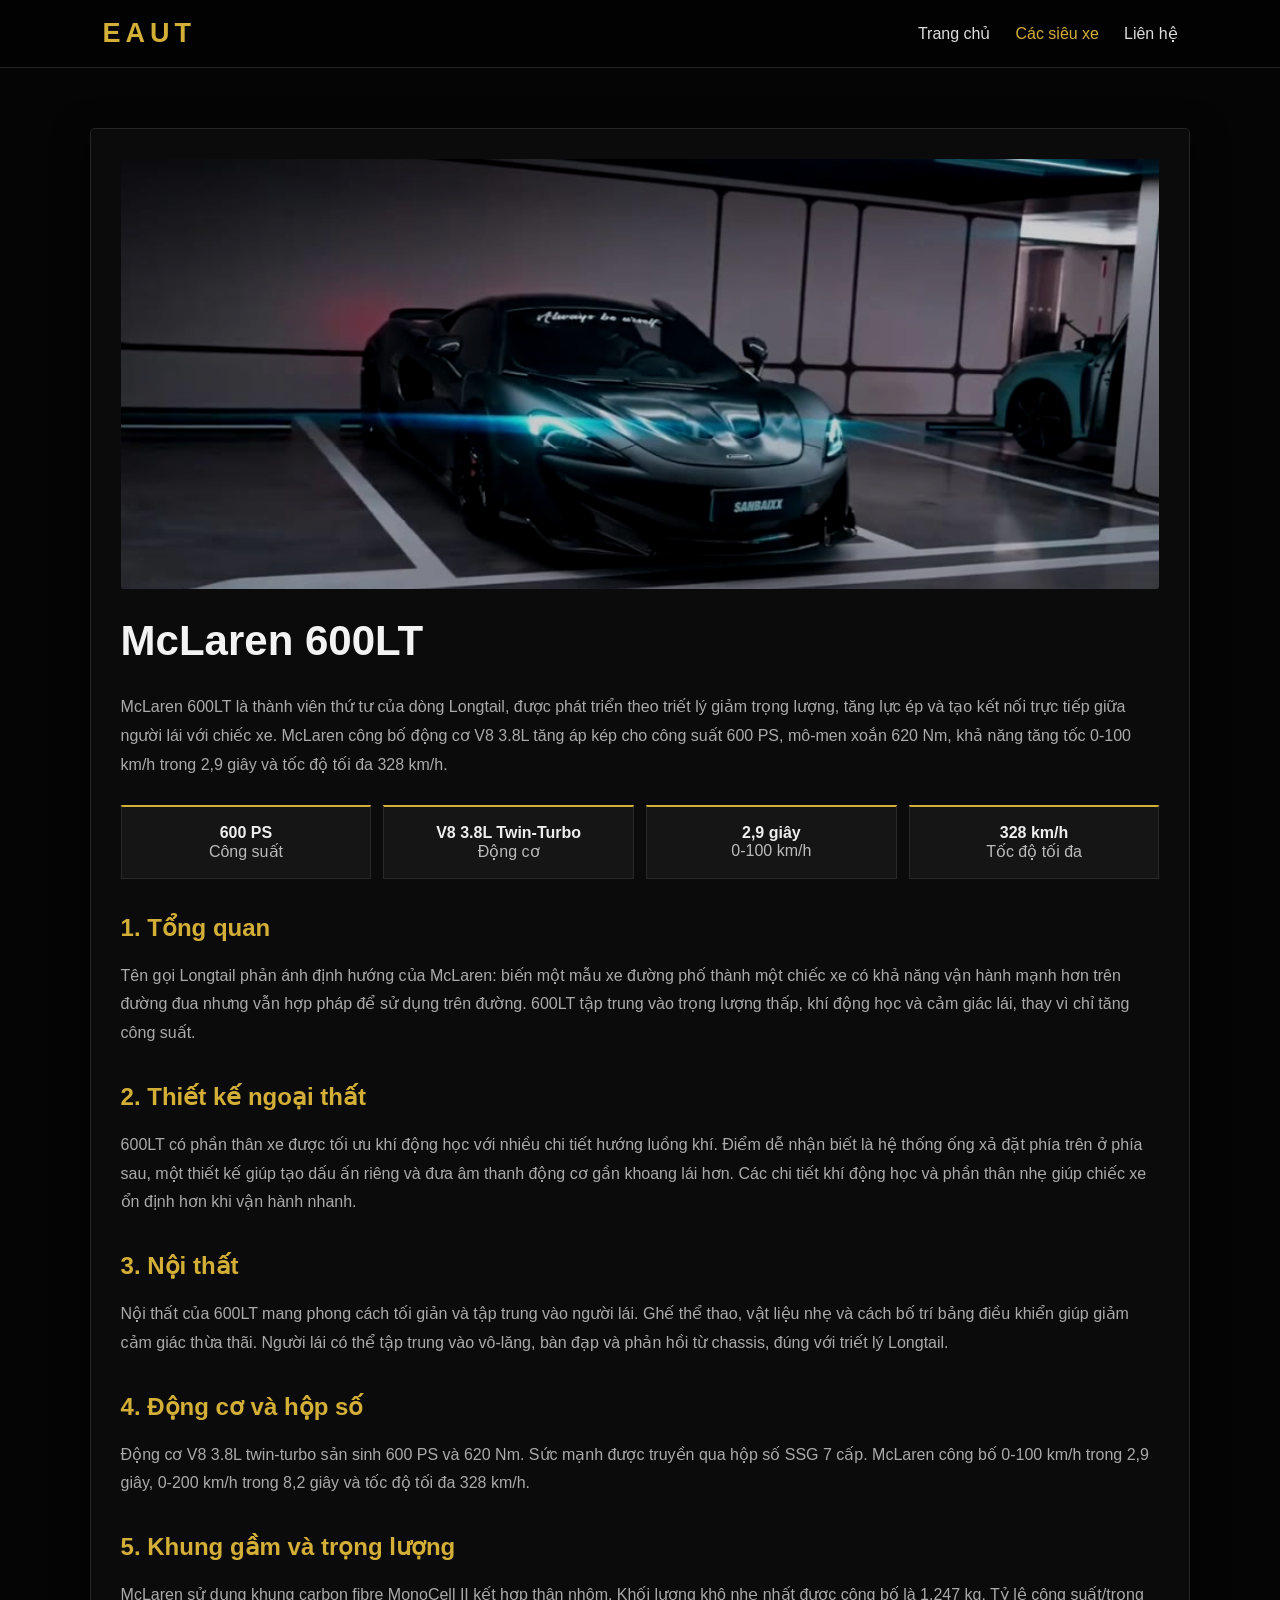
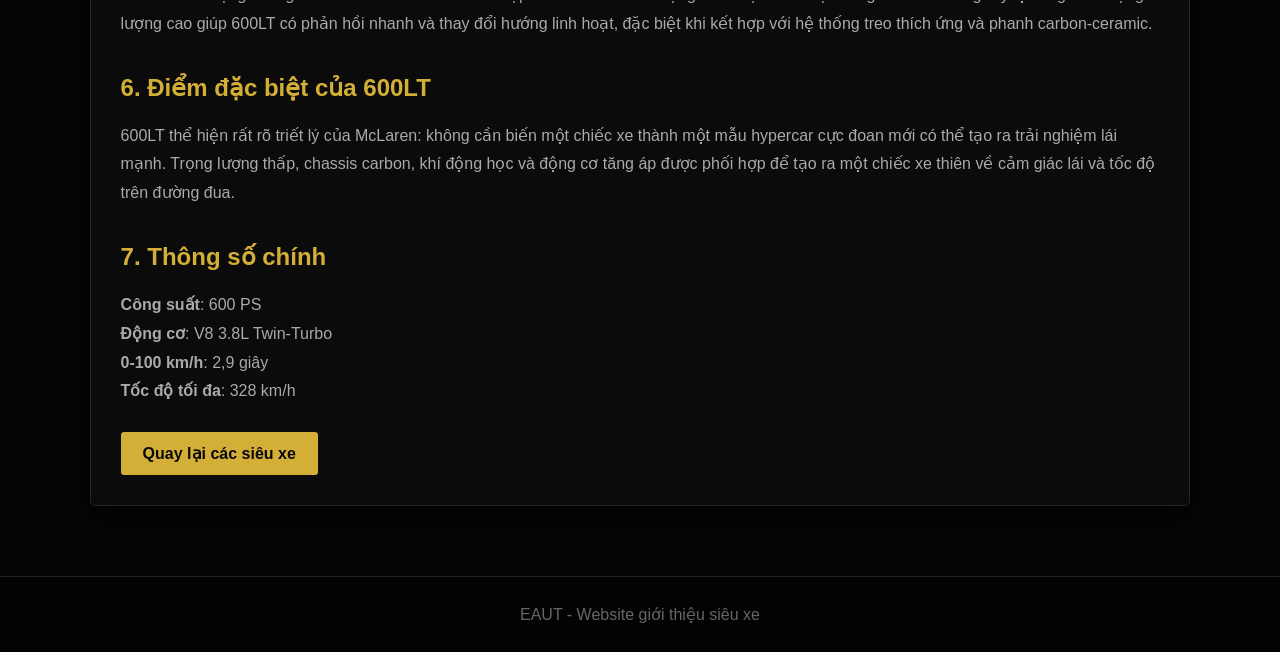
<file: mclaren.html>
<!DOCTYPE html>
<html lang="vi">
<head>
    <meta charset="UTF-8">
    <meta name="viewport" content="width=device-width, initial-scale=1.0">
    <link rel="stylesheet" href="css/style.css">
</head>
<body>
<header><div class="logo">EAUT</div><nav><a href="index.html">Trang chủ</a><a href="cars.html" class="dang-chon">Các siêu xe</a><a href="contact.html">Liên hệ</a></nav></header>
<main class="khung"><div class="chi-tiet">
    <video class="car-video" autoplay muted loop playsinline poster="images/cars/mclaren.jpg"><source src="video/mclaren.mp4" type="video/mp4">Trình duyệt không hỗ trợ video.</video>
    <h1>McLaren 600LT</h1>
    <p>McLaren 600LT là thành viên thứ tư của dòng Longtail, được phát triển theo triết lý giảm trọng lượng, tăng lực ép và tạo kết nối trực tiếp giữa người lái với chiếc xe. McLaren công bố động cơ V8 3.8L tăng áp kép cho công suất 600 PS, mô-men xoắn 620 Nm, khả năng tăng tốc 0-100 km/h trong 2,9 giây và tốc độ tối đa 328 km/h.</p>
    <div class="info">
<div><b>600 PS</b><br>Công suất</div>
<div><b>V8 3.8L Twin-Turbo</b><br>Động cơ</div>
<div><b>2,9 giây</b><br>0-100 km/h</div>
<div><b>328 km/h</b><br>Tốc độ tối đa</div>
</div>
<h2>1. Tổng quan</h2><p>Tên gọi Longtail phản ánh định hướng của McLaren: biến một mẫu xe đường phố thành một chiếc xe có khả năng vận hành mạnh hơn trên đường đua nhưng vẫn hợp pháp để sử dụng trên đường. 600LT tập trung vào trọng lượng thấp, khí động học và cảm giác lái, thay vì chỉ tăng công suất.</p>
<h2>2. Thiết kế ngoại thất</h2><p>600LT có phần thân xe được tối ưu khí động học với nhiều chi tiết hướng luồng khí. Điểm dễ nhận biết là hệ thống ống xả đặt phía trên ở phía sau, một thiết kế giúp tạo dấu ấn riêng và đưa âm thanh động cơ gần khoang lái hơn. Các chi tiết khí động học và phần thân nhẹ giúp chiếc xe ổn định hơn khi vận hành nhanh.</p>
<h2>3. Nội thất</h2><p>Nội thất của 600LT mang phong cách tối giản và tập trung vào người lái. Ghế thể thao, vật liệu nhẹ và cách bố trí bảng điều khiển giúp giảm cảm giác thừa thãi. Người lái có thể tập trung vào vô-lăng, bàn đạp và phản hồi từ chassis, đúng với triết lý Longtail.</p>
<h2>4. Động cơ và hộp số</h2><p>Động cơ V8 3.8L twin-turbo sản sinh 600 PS và 620 Nm. Sức mạnh được truyền qua hộp số SSG 7 cấp. McLaren công bố 0-100 km/h trong 2,9 giây, 0-200 km/h trong 8,2 giây và tốc độ tối đa 328 km/h.</p>
<h2>5. Khung gầm và trọng lượng</h2><p>McLaren sử dụng khung carbon fibre MonoCell II kết hợp thân nhôm. Khối lượng khô nhẹ nhất được công bố là 1.247 kg. Tỷ lệ công suất/trọng lượng cao giúp 600LT có phản hồi nhanh và thay đổi hướng linh hoạt, đặc biệt khi kết hợp với hệ thống treo thích ứng và phanh carbon-ceramic.</p>
<h2>6. Điểm đặc biệt của 600LT</h2><p>600LT thể hiện rất rõ triết lý của McLaren: không cần biến một chiếc xe thành một mẫu hypercar cực đoan mới có thể tạo ra trải nghiệm lái mạnh. Trọng lượng thấp, chassis carbon, khí động học và động cơ tăng áp được phối hợp để tạo ra một chiếc xe thiên về cảm giác lái và tốc độ trên đường đua.</p>
<h2>7. Thông số chính</h2><p><b>Công suất</b>: 600 PS<br><b>Động cơ</b>: V8 3.8L Twin-Turbo<br><b>0-100 km/h</b>: 2,9 giây<br><b>Tốc độ tối đa</b>: 328 km/h</p>
    <a class="nut" href="cars.html">Quay lại các siêu xe</a>
</div></main>
<footer>EAUT - Website giới thiệu siêu xe</footer>
<script src="js/script.js" defer></script>
</body>
</html>
</file>
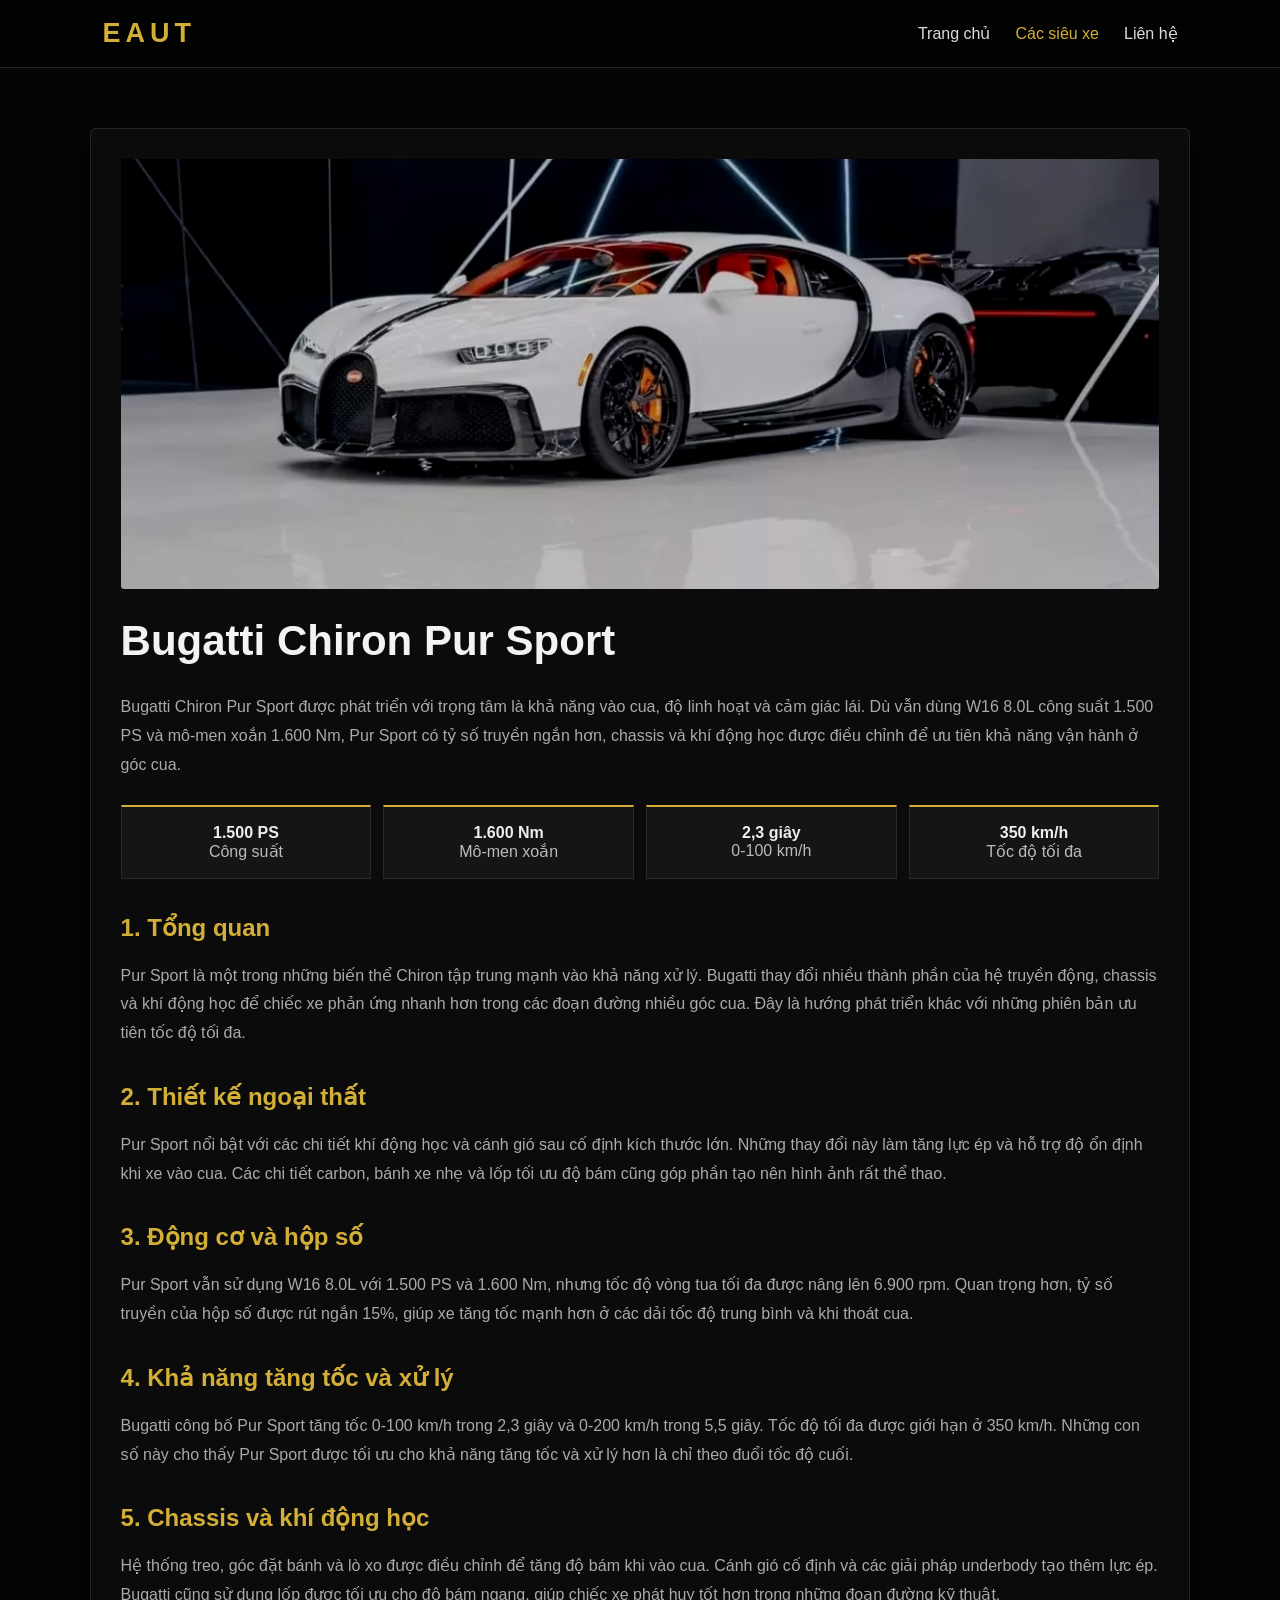
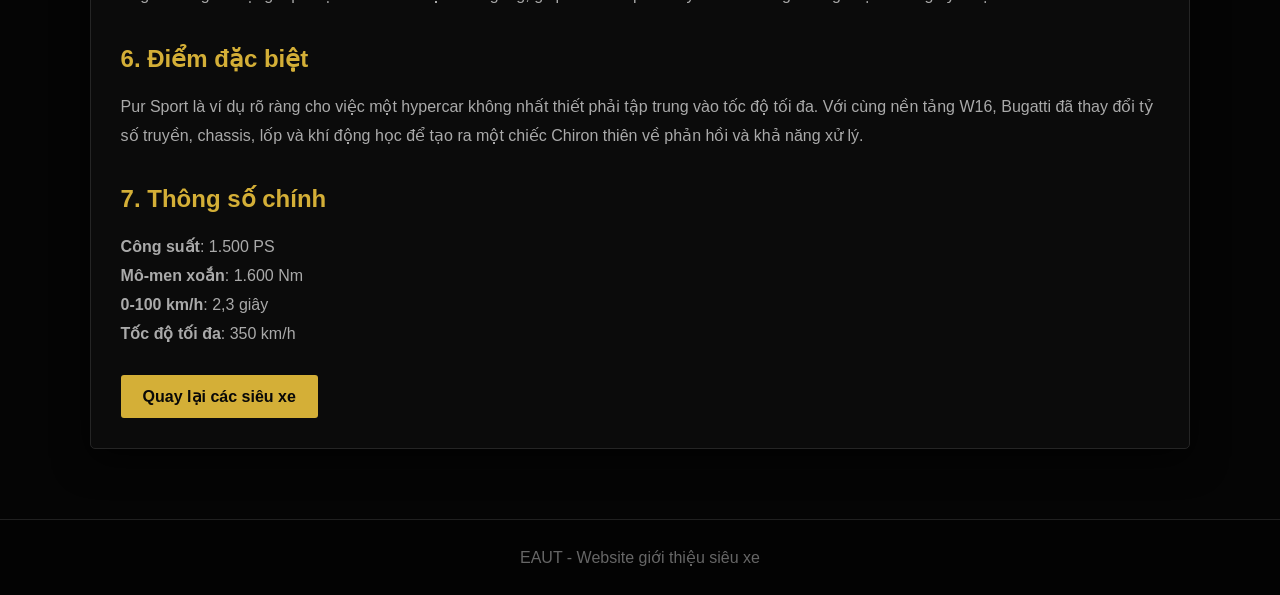
<file: pur-sport.html>
<!DOCTYPE html>
<html lang="vi">
<head>
    <meta charset="UTF-8">
    <meta name="viewport" content="width=device-width, initial-scale=1.0">
    <link rel="stylesheet" href="css/style.css">
</head>
<body>
<header><div class="logo">EAUT</div><nav><a href="index.html">Trang chủ</a><a href="cars.html" class="dang-chon">Các siêu xe</a><a href="contact.html">Liên hệ</a></nav></header>
<main class="khung"><div class="chi-tiet">
    <video class="car-video" autoplay muted loop playsinline poster="images/cars/pur-sport.jpg"><source src="video/pur-sport.mp4" type="video/mp4">Trình duyệt không hỗ trợ video.</video>
    <h1>Bugatti Chiron Pur Sport</h1>
    <p>Bugatti Chiron Pur Sport được phát triển với trọng tâm là khả năng vào cua, độ linh hoạt và cảm giác lái. Dù vẫn dùng W16 8.0L công suất 1.500 PS và mô-men xoắn 1.600 Nm, Pur Sport có tỷ số truyền ngắn hơn, chassis và khí động học được điều chỉnh để ưu tiên khả năng vận hành ở góc cua.</p>
    <div class="info">
<div><b>1.500 PS</b><br>Công suất</div>
<div><b>1.600 Nm</b><br>Mô-men xoắn</div>
<div><b>2,3 giây</b><br>0-100 km/h</div>
<div><b>350 km/h</b><br>Tốc độ tối đa</div>
</div>
<h2>1. Tổng quan</h2><p>Pur Sport là một trong những biến thể Chiron tập trung mạnh vào khả năng xử lý. Bugatti thay đổi nhiều thành phần của hệ truyền động, chassis và khí động học để chiếc xe phản ứng nhanh hơn trong các đoạn đường nhiều góc cua. Đây là hướng phát triển khác với những phiên bản ưu tiên tốc độ tối đa.</p>
<h2>2. Thiết kế ngoại thất</h2><p>Pur Sport nổi bật với các chi tiết khí động học và cánh gió sau cố định kích thước lớn. Những thay đổi này làm tăng lực ép và hỗ trợ độ ổn định khi xe vào cua. Các chi tiết carbon, bánh xe nhẹ và lốp tối ưu độ bám cũng góp phần tạo nên hình ảnh rất thể thao.</p>
<h2>3. Động cơ và hộp số</h2><p>Pur Sport vẫn sử dụng W16 8.0L với 1.500 PS và 1.600 Nm, nhưng tốc độ vòng tua tối đa được nâng lên 6.900 rpm. Quan trọng hơn, tỷ số truyền của hộp số được rút ngắn 15%, giúp xe tăng tốc mạnh hơn ở các dải tốc độ trung bình và khi thoát cua.</p>
<h2>4. Khả năng tăng tốc và xử lý</h2><p>Bugatti công bố Pur Sport tăng tốc 0-100 km/h trong 2,3 giây và 0-200 km/h trong 5,5 giây. Tốc độ tối đa được giới hạn ở 350 km/h. Những con số này cho thấy Pur Sport được tối ưu cho khả năng tăng tốc và xử lý hơn là chỉ theo đuổi tốc độ cuối.</p>
<h2>5. Chassis và khí động học</h2><p>Hệ thống treo, góc đặt bánh và lò xo được điều chỉnh để tăng độ bám khi vào cua. Cánh gió cố định và các giải pháp underbody tạo thêm lực ép. Bugatti cũng sử dụng lốp được tối ưu cho độ bám ngang, giúp chiếc xe phát huy tốt hơn trong những đoạn đường kỹ thuật.</p>
<h2>6. Điểm đặc biệt</h2><p>Pur Sport là ví dụ rõ ràng cho việc một hypercar không nhất thiết phải tập trung vào tốc độ tối đa. Với cùng nền tảng W16, Bugatti đã thay đổi tỷ số truyền, chassis, lốp và khí động học để tạo ra một chiếc Chiron thiên về phản hồi và khả năng xử lý.</p>
<h2>7. Thông số chính</h2><p><b>Công suất</b>: 1.500 PS<br><b>Mô-men xoắn</b>: 1.600 Nm<br><b>0-100 km/h</b>: 2,3 giây<br><b>Tốc độ tối đa</b>: 350 km/h</p>
    <a class="nut" href="cars.html">Quay lại các siêu xe</a>
</div></main>
<footer>EAUT - Website giới thiệu siêu xe</footer>
<script src="js/script.js" defer></script>
</body>
</html>
</file>
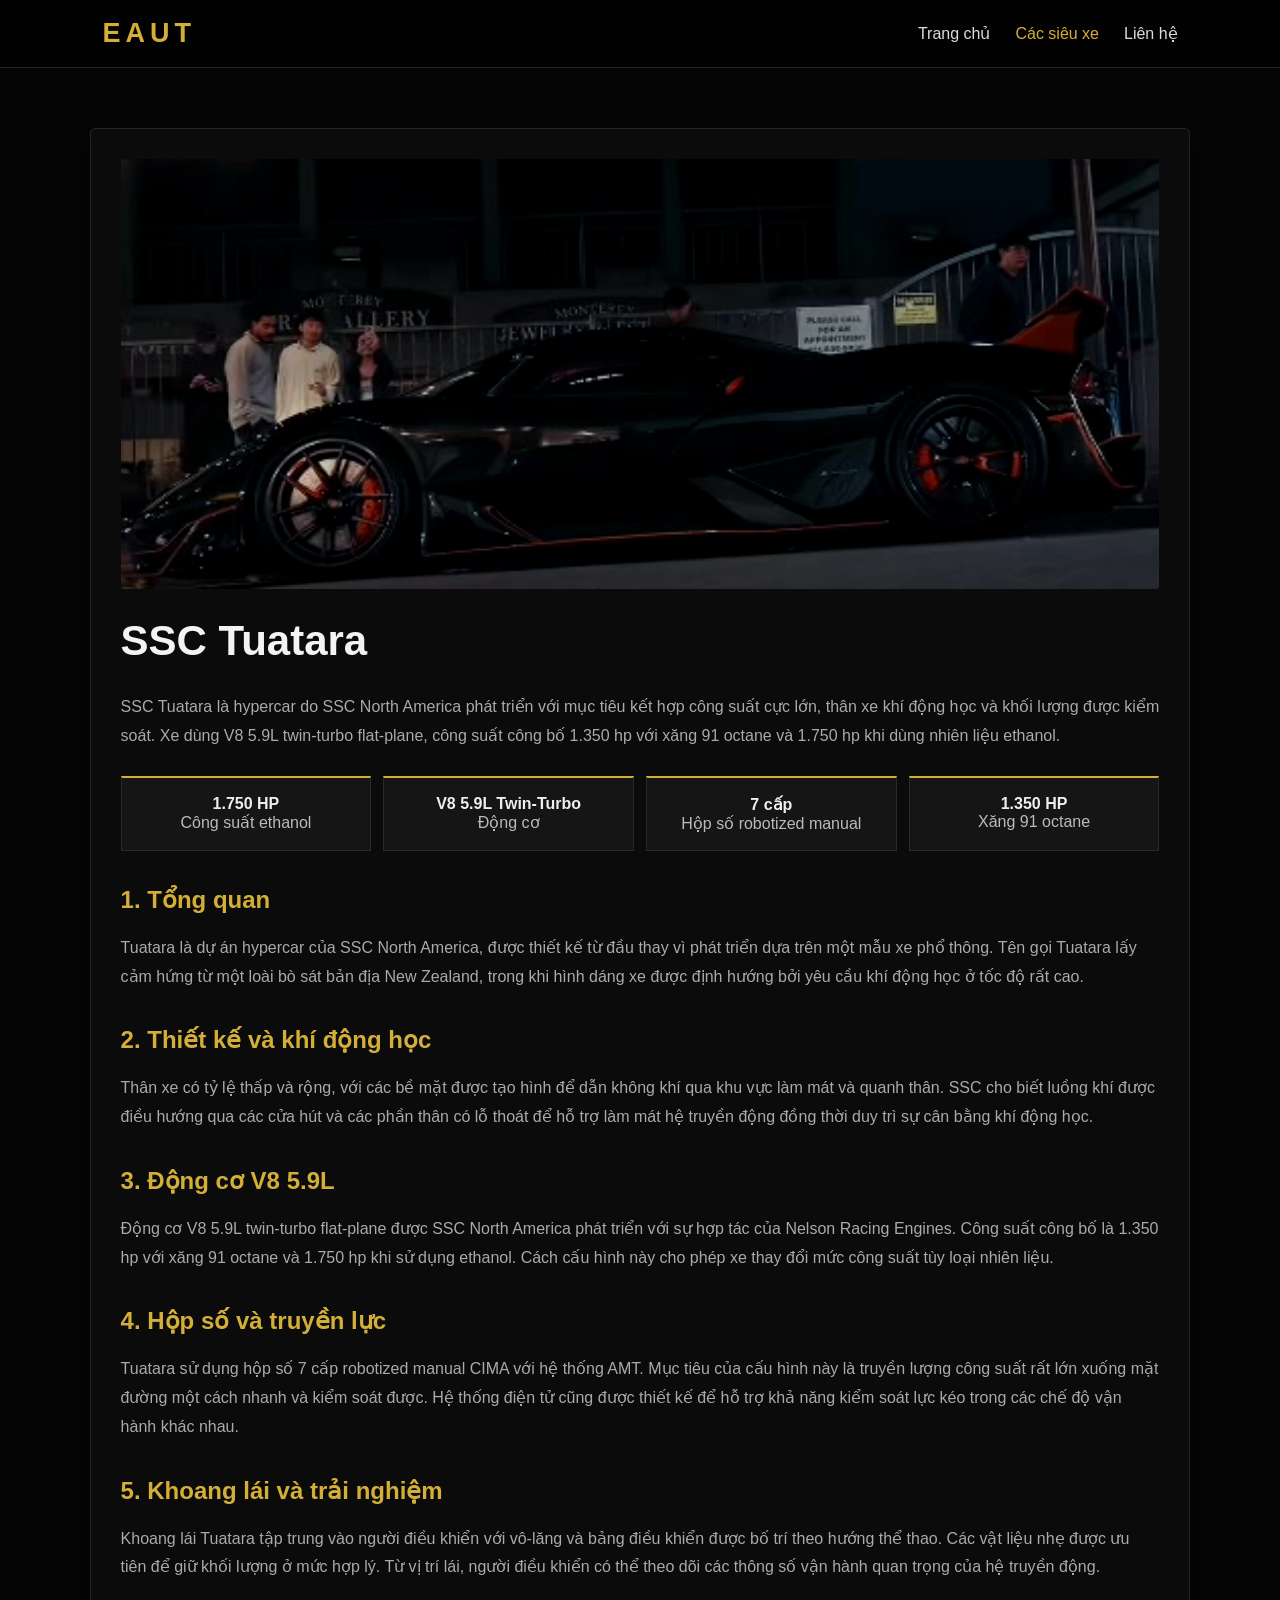
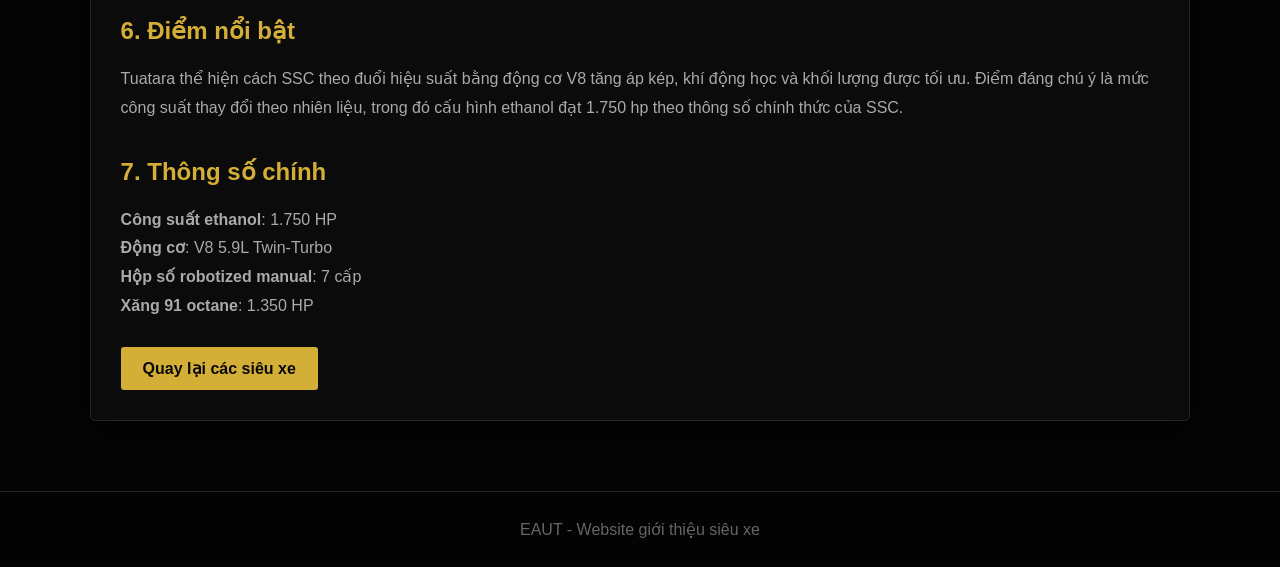
<file: tuatara.html>
<!DOCTYPE html>
<html lang="vi">
<head>
    <meta charset="UTF-8">
    <meta name="viewport" content="width=device-width, initial-scale=1.0">
    <link rel="stylesheet" href="css/style.css">
</head>
<body>
<header><div class="logo">EAUT</div><nav><a href="index.html">Trang chủ</a><a href="cars.html" class="dang-chon">Các siêu xe</a><a href="contact.html">Liên hệ</a></nav></header>
<main class="khung"><div class="chi-tiet">
    <video class="car-video" autoplay muted loop playsinline poster="images/cars/tuatara.jpg"><source src="video/tuatara.mp4" type="video/mp4">Trình duyệt không hỗ trợ video.</video>
    <h1>SSC Tuatara</h1>
    <p>SSC Tuatara là hypercar do SSC North America phát triển với mục tiêu kết hợp công suất cực lớn, thân xe khí động học và khối lượng được kiểm soát. Xe dùng V8 5.9L twin-turbo flat-plane, công suất công bố 1.350 hp với xăng 91 octane và 1.750 hp khi dùng nhiên liệu ethanol.</p>
    <div class="info">
<div><b>1.750 HP</b><br>Công suất ethanol</div>
<div><b>V8 5.9L Twin-Turbo</b><br>Động cơ</div>
<div><b>7 cấp</b><br>Hộp số robotized manual</div>
<div><b>1.350 HP</b><br>Xăng 91 octane</div>
</div>
<h2>1. Tổng quan</h2><p>Tuatara là dự án hypercar của SSC North America, được thiết kế từ đầu thay vì phát triển dựa trên một mẫu xe phổ thông. Tên gọi Tuatara lấy cảm hứng từ một loài bò sát bản địa New Zealand, trong khi hình dáng xe được định hướng bởi yêu cầu khí động học ở tốc độ rất cao.</p>
<h2>2. Thiết kế và khí động học</h2><p>Thân xe có tỷ lệ thấp và rộng, với các bề mặt được tạo hình để dẫn không khí qua khu vực làm mát và quanh thân. SSC cho biết luồng khí được điều hướng qua các cửa hút và các phần thân có lỗ thoát để hỗ trợ làm mát hệ truyền động đồng thời duy trì sự cân bằng khí động học.</p>
<h2>3. Động cơ V8 5.9L</h2><p>Động cơ V8 5.9L twin-turbo flat-plane được SSC North America phát triển với sự hợp tác của Nelson Racing Engines. Công suất công bố là 1.350 hp với xăng 91 octane và 1.750 hp khi sử dụng ethanol. Cách cấu hình này cho phép xe thay đổi mức công suất tùy loại nhiên liệu.</p>
<h2>4. Hộp số và truyền lực</h2><p>Tuatara sử dụng hộp số 7 cấp robotized manual CIMA với hệ thống AMT. Mục tiêu của cấu hình này là truyền lượng công suất rất lớn xuống mặt đường một cách nhanh và kiểm soát được. Hệ thống điện tử cũng được thiết kế để hỗ trợ khả năng kiểm soát lực kéo trong các chế độ vận hành khác nhau.</p>
<h2>5. Khoang lái và trải nghiệm</h2><p>Khoang lái Tuatara tập trung vào người điều khiển với vô-lăng và bảng điều khiển được bố trí theo hướng thể thao. Các vật liệu nhẹ được ưu tiên để giữ khối lượng ở mức hợp lý. Từ vị trí lái, người điều khiển có thể theo dõi các thông số vận hành quan trọng của hệ truyền động.</p>
<h2>6. Điểm nổi bật</h2><p>Tuatara thể hiện cách SSC theo đuổi hiệu suất bằng động cơ V8 tăng áp kép, khí động học và khối lượng được tối ưu. Điểm đáng chú ý là mức công suất thay đổi theo nhiên liệu, trong đó cấu hình ethanol đạt 1.750 hp theo thông số chính thức của SSC.</p>
<h2>7. Thông số chính</h2><p><b>Công suất ethanol</b>: 1.750 HP<br><b>Động cơ</b>: V8 5.9L Twin-Turbo<br><b>Hộp số robotized manual</b>: 7 cấp<br><b>Xăng 91 octane</b>: 1.350 HP</p>
    <a class="nut" href="cars.html">Quay lại các siêu xe</a>
</div></main>
<footer>EAUT - Website giới thiệu siêu xe</footer>
<script src="js/script.js" defer></script>
</body>
</html>
</file>
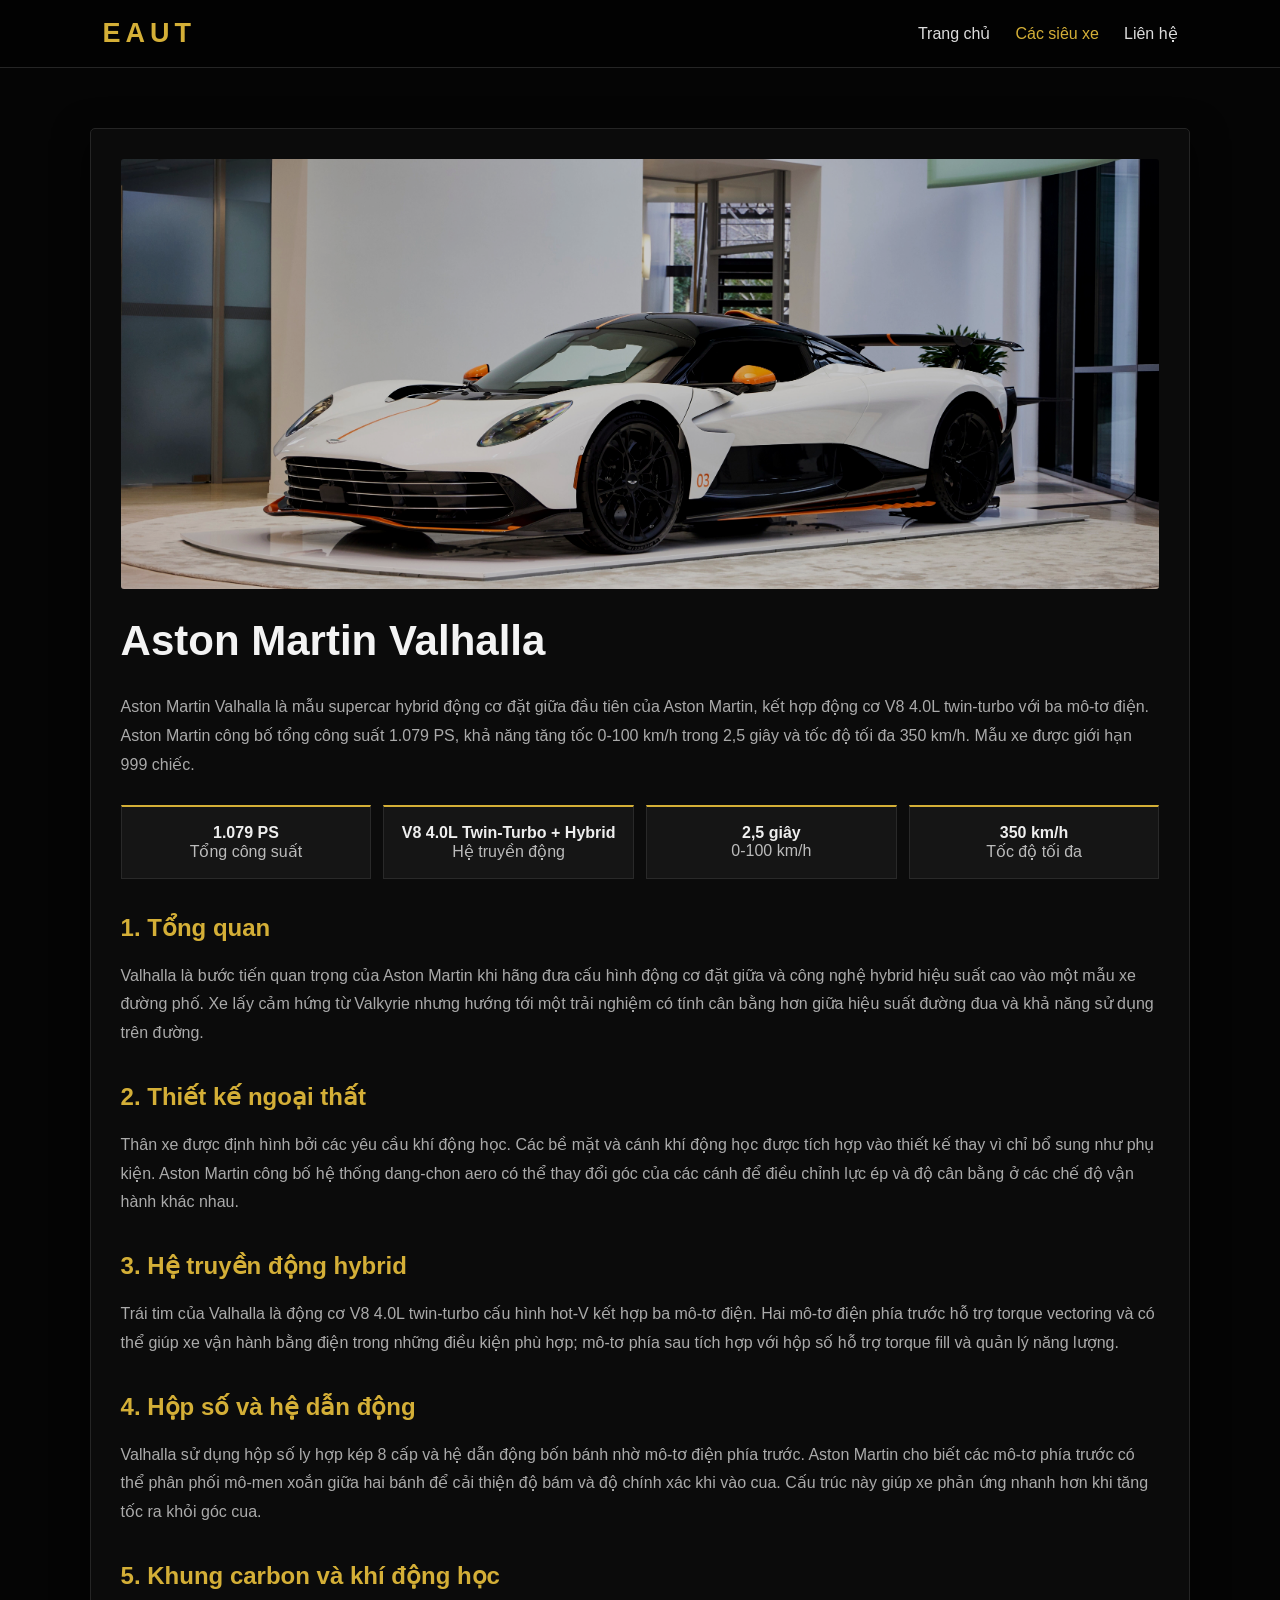
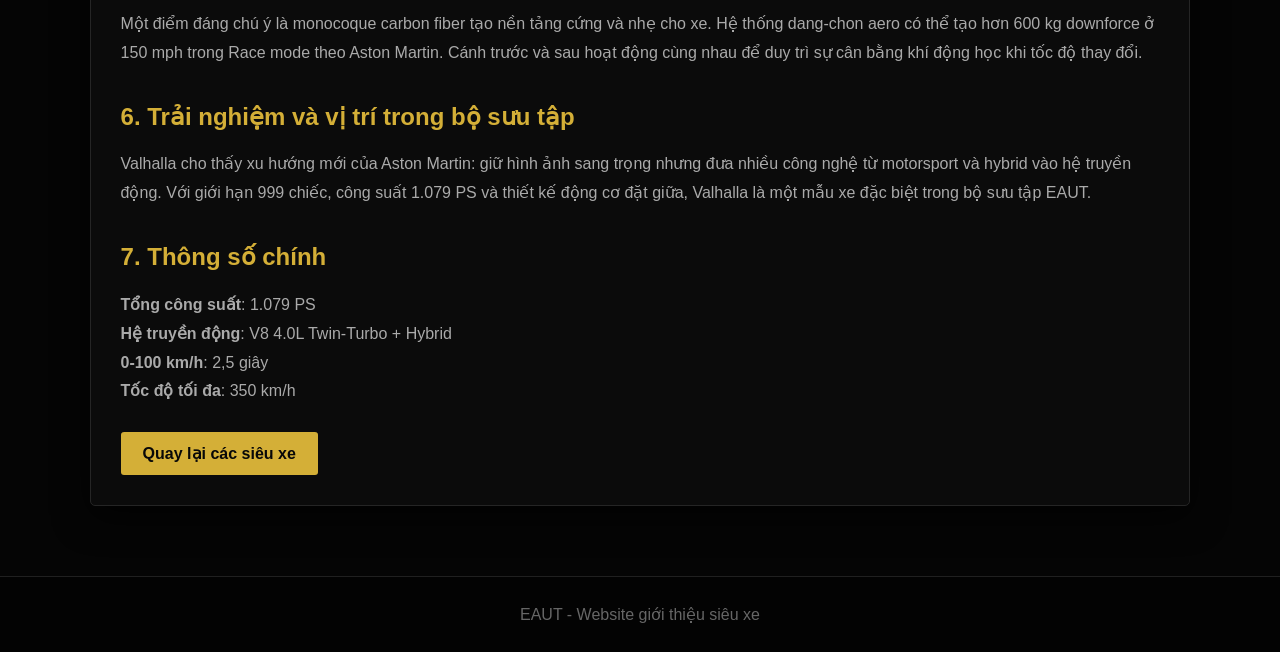
<file: valhalla.html>
<!DOCTYPE html>
<html lang="vi">
<head>
    <meta charset="UTF-8">
    <meta name="viewport" content="width=device-width, initial-scale=1.0">
    <link rel="stylesheet" href="css/style.css">
</head>
<body>
<header><div class="logo">EAUT</div><nav><a href="index.html">Trang chủ</a><a href="cars.html" class="dang-chon">Các siêu xe</a><a href="contact.html">Liên hệ</a></nav></header>
<main class="khung"><div class="chi-tiet">
    <video class="car-video" autoplay muted loop playsinline poster="images/cars/valhalla.jpg"><source src="video/valhalla.mp4" type="video/mp4">Trình duyệt không hỗ trợ video.</video>
    <h1>Aston Martin Valhalla</h1>
    <p>Aston Martin Valhalla là mẫu supercar hybrid động cơ đặt giữa đầu tiên của Aston Martin, kết hợp động cơ V8 4.0L twin-turbo với ba mô-tơ điện. Aston Martin công bố tổng công suất 1.079 PS, khả năng tăng tốc 0-100 km/h trong 2,5 giây và tốc độ tối đa 350 km/h. Mẫu xe được giới hạn 999 chiếc.</p>
    <div class="info">
<div><b>1.079 PS</b><br>Tổng công suất</div>
<div><b>V8 4.0L Twin-Turbo + Hybrid</b><br>Hệ truyền động</div>
<div><b>2,5 giây</b><br>0-100 km/h</div>
<div><b>350 km/h</b><br>Tốc độ tối đa</div>
</div>
<h2>1. Tổng quan</h2><p>Valhalla là bước tiến quan trọng của Aston Martin khi hãng đưa cấu hình động cơ đặt giữa và công nghệ hybrid hiệu suất cao vào một mẫu xe đường phố. Xe lấy cảm hứng từ Valkyrie nhưng hướng tới một trải nghiệm có tính cân bằng hơn giữa hiệu suất đường đua và khả năng sử dụng trên đường.</p>
<h2>2. Thiết kế ngoại thất</h2><p>Thân xe được định hình bởi các yêu cầu khí động học. Các bề mặt và cánh khí động học được tích hợp vào thiết kế thay vì chỉ bổ sung như phụ kiện. Aston Martin công bố hệ thống dang-chon aero có thể thay đổi góc của các cánh để điều chỉnh lực ép và độ cân bằng ở các chế độ vận hành khác nhau.</p>
<h2>3. Hệ truyền động hybrid</h2><p>Trái tim của Valhalla là động cơ V8 4.0L twin-turbo cấu hình hot-V kết hợp ba mô-tơ điện. Hai mô-tơ điện phía trước hỗ trợ torque vectoring và có thể giúp xe vận hành bằng điện trong những điều kiện phù hợp; mô-tơ phía sau tích hợp với hộp số hỗ trợ torque fill và quản lý năng lượng.</p>
<h2>4. Hộp số và hệ dẫn động</h2><p>Valhalla sử dụng hộp số ly hợp kép 8 cấp và hệ dẫn động bốn bánh nhờ mô-tơ điện phía trước. Aston Martin cho biết các mô-tơ phía trước có thể phân phối mô-men xoắn giữa hai bánh để cải thiện độ bám và độ chính xác khi vào cua. Cấu trúc này giúp xe phản ứng nhanh hơn khi tăng tốc ra khỏi góc cua.</p>
<h2>5. Khung carbon và khí động học</h2><p>Một điểm đáng chú ý là monocoque carbon fiber tạo nền tảng cứng và nhẹ cho xe. Hệ thống dang-chon aero có thể tạo hơn 600 kg downforce ở 150 mph trong Race mode theo Aston Martin. Cánh trước và sau hoạt động cùng nhau để duy trì sự cân bằng khí động học khi tốc độ thay đổi.</p>
<h2>6. Trải nghiệm và vị trí trong bộ sưu tập</h2><p>Valhalla cho thấy xu hướng mới của Aston Martin: giữ hình ảnh sang trọng nhưng đưa nhiều công nghệ từ motorsport và hybrid vào hệ truyền động. Với giới hạn 999 chiếc, công suất 1.079 PS và thiết kế động cơ đặt giữa, Valhalla là một mẫu xe đặc biệt trong bộ sưu tập EAUT.</p>
<h2>7. Thông số chính</h2><p><b>Tổng công suất</b>: 1.079 PS<br><b>Hệ truyền động</b>: V8 4.0L Twin-Turbo + Hybrid<br><b>0-100 km/h</b>: 2,5 giây<br><b>Tốc độ tối đa</b>: 350 km/h</p>
    <a class="nut" href="cars.html">Quay lại các siêu xe</a>
</div></main>
<footer>EAUT - Website giới thiệu siêu xe</footer>
<script src="js/script.js" defer></script>
</body>
</html>
</file>
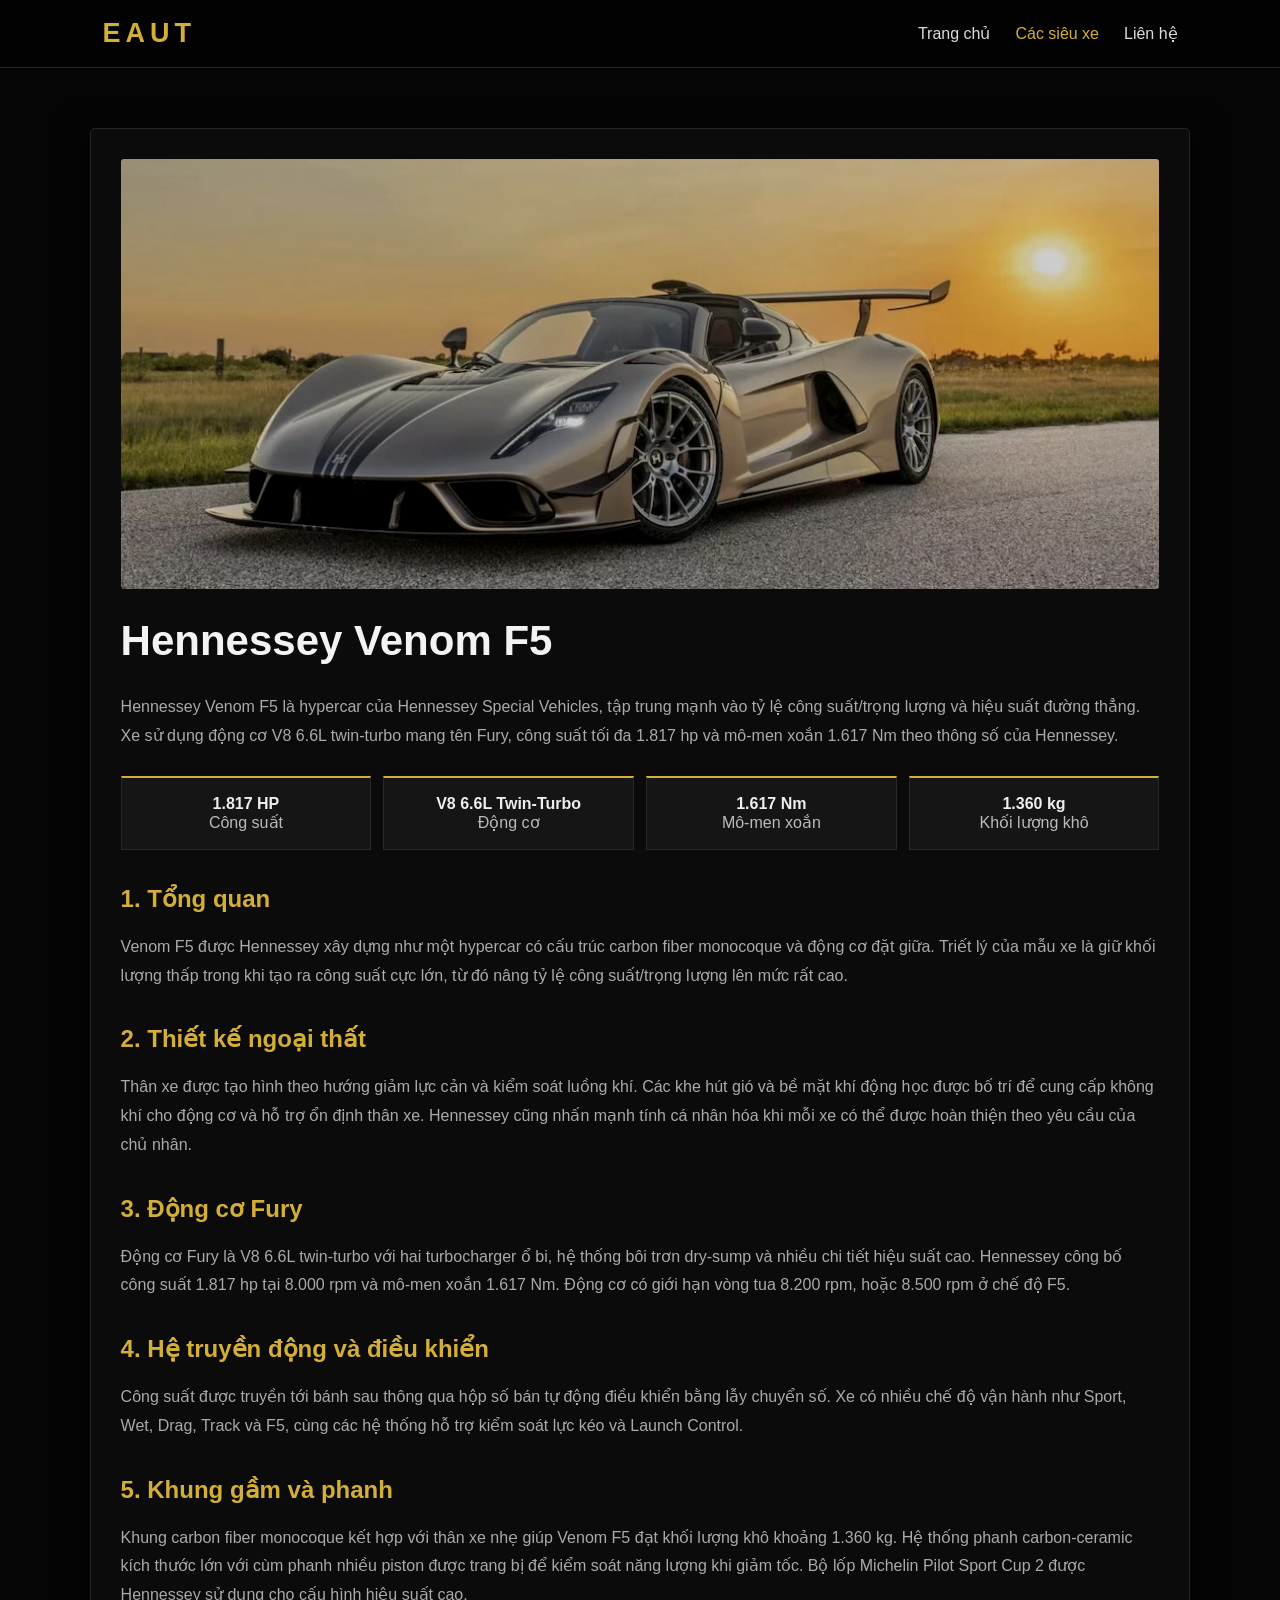
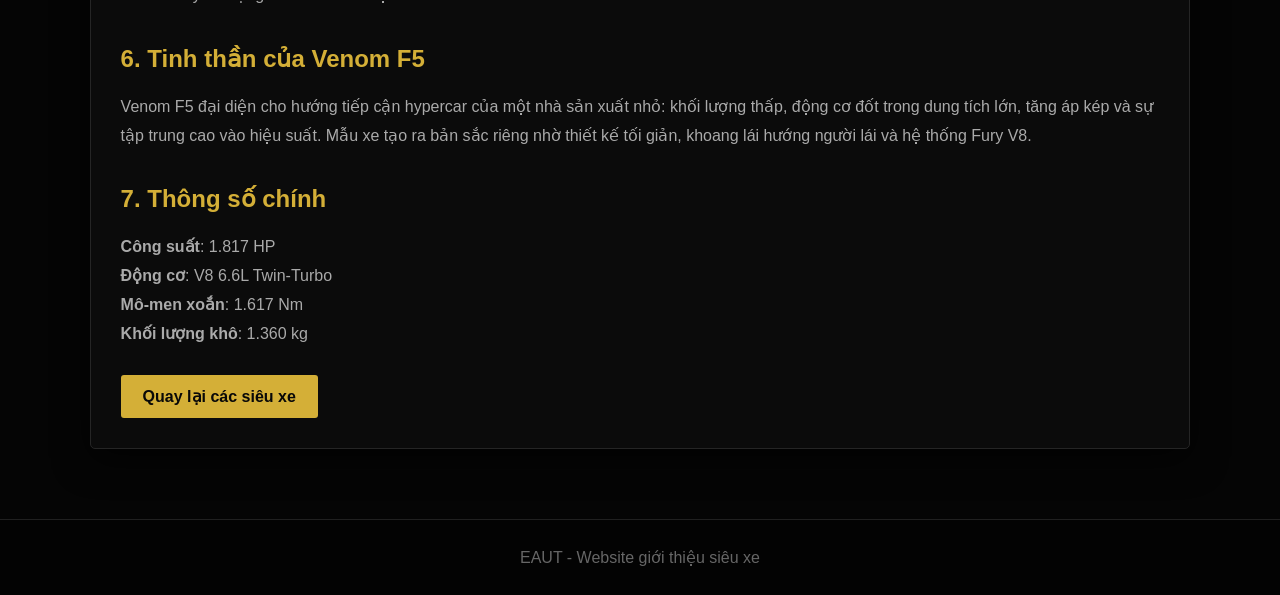
<file: venom.html>
<!DOCTYPE html>
<html lang="vi">
<head>
    <meta charset="UTF-8">
    <meta name="viewport" content="width=device-width, initial-scale=1.0">
    <link rel="stylesheet" href="css/style.css">
</head>
<body>
<header><div class="logo">EAUT</div><nav><a href="index.html">Trang chủ</a><a href="cars.html" class="dang-chon">Các siêu xe</a><a href="contact.html">Liên hệ</a></nav></header>
<main class="khung"><div class="chi-tiet">
    <video class="car-video" autoplay muted loop playsinline poster="images/cars/venom.jpg"><source src="video/venom.mp4" type="video/mp4">Trình duyệt không hỗ trợ video.</video>
    <h1>Hennessey Venom F5</h1>
    <p>Hennessey Venom F5 là hypercar của Hennessey Special Vehicles, tập trung mạnh vào tỷ lệ công suất/trọng lượng và hiệu suất đường thẳng. Xe sử dụng động cơ V8 6.6L twin-turbo mang tên Fury, công suất tối đa 1.817 hp và mô-men xoắn 1.617 Nm theo thông số của Hennessey.</p>
    <div class="info">
<div><b>1.817 HP</b><br>Công suất</div>
<div><b>V8 6.6L Twin-Turbo</b><br>Động cơ</div>
<div><b>1.617 Nm</b><br>Mô-men xoắn</div>
<div><b>1.360 kg</b><br>Khối lượng khô</div>
</div>
<h2>1. Tổng quan</h2><p>Venom F5 được Hennessey xây dựng như một hypercar có cấu trúc carbon fiber monocoque và động cơ đặt giữa. Triết lý của mẫu xe là giữ khối lượng thấp trong khi tạo ra công suất cực lớn, từ đó nâng tỷ lệ công suất/trọng lượng lên mức rất cao.</p>
<h2>2. Thiết kế ngoại thất</h2><p>Thân xe được tạo hình theo hướng giảm lực cản và kiểm soát luồng khí. Các khe hút gió và bề mặt khí động học được bố trí để cung cấp không khí cho động cơ và hỗ trợ ổn định thân xe. Hennessey cũng nhấn mạnh tính cá nhân hóa khi mỗi xe có thể được hoàn thiện theo yêu cầu của chủ nhân.</p>
<h2>3. Động cơ Fury</h2><p>Động cơ Fury là V8 6.6L twin-turbo với hai turbocharger ổ bi, hệ thống bôi trơn dry-sump và nhiều chi tiết hiệu suất cao. Hennessey công bố công suất 1.817 hp tại 8.000 rpm và mô-men xoắn 1.617 Nm. Động cơ có giới hạn vòng tua 8.200 rpm, hoặc 8.500 rpm ở chế độ F5.</p>
<h2>4. Hệ truyền động và điều khiển</h2><p>Công suất được truyền tới bánh sau thông qua hộp số bán tự động điều khiển bằng lẫy chuyển số. Xe có nhiều chế độ vận hành như Sport, Wet, Drag, Track và F5, cùng các hệ thống hỗ trợ kiểm soát lực kéo và Launch Control.</p>
<h2>5. Khung gầm và phanh</h2><p>Khung carbon fiber monocoque kết hợp với thân xe nhẹ giúp Venom F5 đạt khối lượng khô khoảng 1.360 kg. Hệ thống phanh carbon-ceramic kích thước lớn với cùm phanh nhiều piston được trang bị để kiểm soát năng lượng khi giảm tốc. Bộ lốp Michelin Pilot Sport Cup 2 được Hennessey sử dụng cho cấu hình hiệu suất cao.</p>
<h2>6. Tinh thần của Venom F5</h2><p>Venom F5 đại diện cho hướng tiếp cận hypercar của một nhà sản xuất nhỏ: khối lượng thấp, động cơ đốt trong dung tích lớn, tăng áp kép và sự tập trung cao vào hiệu suất. Mẫu xe tạo ra bản sắc riêng nhờ thiết kế tối giản, khoang lái hướng người lái và hệ thống Fury V8.</p>
<h2>7. Thông số chính</h2><p><b>Công suất</b>: 1.817 HP<br><b>Động cơ</b>: V8 6.6L Twin-Turbo<br><b>Mô-men xoắn</b>: 1.617 Nm<br><b>Khối lượng khô</b>: 1.360 kg</p>
    <a class="nut" href="cars.html">Quay lại các siêu xe</a>
</div></main>
<footer>EAUT - Website giới thiệu siêu xe</footer>
<script src="js/script.js" defer></script>
</body>
</html>
</file>
<file: css/style.css>
* {
    box-sizing:border-box;
}

body {
    margin:0;
    font-family:Arial,sans-serif;
    background:#050505;
    color:#eeeeee;
}

header {
    background:rgba(3,3,3,0.96);
    color:white;
    padding:18px 8%;
    display:flex;
    justify-content:space-between;
    align-items:center;
    position:sticky;
    top:0;
    z-index:10;
    border-bottom:1px solid #252525;
}

.logo {
    font-size:27px;
    font-weight:bold;
    letter-spacing:5px;
    color:#d4af37;
}

nav a {
    color:#ddd;
    text-decoration:none;
    margin-left:25px;
    transition:0.3s;
}

nav a:hover,nav a.dang-chon,
.anh-dau h1 span,
.box h2,
.featured-content a:hover {
    color:#d4af37;
}

.anh-dau {
    height:650px;
    padding:160px 8%;
    color:white;
    position:relative;
    overflow:hidden;
    background:linear-gradient(90deg,rgba(0,0,0,0.98)
     0%,rgba(0,0,0,0.86) 38%,rgba(0,0,0,0.48) 72%,rgba(0,0,0,0.82) 100%),
     radial-gradient(circle at 75% 50%,#252525 0%,#080808 45%,#000 80%),
     url("https://images.unsplash.com/photo-1544829099-b9a0c07fad1a?auto=format&fit=crop&w=1800&q=90") center/cover;
}

.anh-dau:after {
    content:"";
    position:absolute;
    inset:0;
    background:linear-gradient( 120deg,transparent 25%,rgba(212,175,55,0.05) 50%,transparent 75% );
    pointer-events:none;
}

.anh-dau small,
.anh-dau small {
    color:#d4af37;
    letter-spacing:5px;
}

.anh-dau h1 {
    font-size:68px;
    line-height:1;
    margin:18px 0;
    text-shadow:0 5px 25px #000;
}

.anh-dau p {
    max-width:600px;
    color:#cfcfcf;
    line-height:1.7;
}

.nut {
    display:inline-block;
    background:#d4af37;
    color:#080808;
    padding:12px 22px;
    border:0;
    border-radius:3px;
    text-decoration:none;
    cursor:pointer;
    transition:0.3s;
    font-weight:bold;
    margin-top:10px;
}

.nut:hover {
    background:#f0d477;
    color:#000;
    transform:translateY(-4px);
    box-shadow:0 10px 25px rgba(212,175,55,0.25);
}

.nut.dark {
    background:#151515;
    color:#ddd;
    border:1px solid #333;
}

.nut.dark:hover {
    background:#d4af37;
    color:#080808;
}

.khung {
    width:86%;
    max-width:1150px;
    margin:60px auto;
}

.tieu-de {
    text-align:center;
    margin-bottom:40px;
}

.tieu-de h1 {
    font-size:38px;
    color:#f1f1f1;
}

.tieu-de p {
    color:#888;
}

.cac-xe {
    display:grid;
    grid-template-columns:repeat(3,1fr);
    gap:24px;
}

.the {
    background:#0c0c0c;
    border:1px solid #242424;
    border-radius:5px;
    overflow:hidden;
    box-shadow:0 8px 25px rgba(0,0,0,0.55);
    transition:0.35s;
}

.the:hover {
    transform:translateY(-9px);
    border-color:#8f7526;
    box-shadow:0 18px 35px rgba(0,0,0,0.8);
}

.the img {
    width:100%;
    height:200px;
    object-fit:cover;
    filter:brightness(0.62) contrast(1.12);
    transition:0.4s;
}

.the:hover img {
    filter:brightness(0.82) contrast(1.12);
    transform:scale(1.03);
}

.card-content {
    padding:20px;
    background:linear-gradient(180deg,#101010,#080808);
}

.the h2 {
    margin-top:0;
    color:#f2f2f2;
}

.the p {
    color:#999;
    line-height:1.7;
}

.chi-tiet {
    background:#0b0b0b;
    padding:30px;
    box-shadow:0 10px 35px rgba(0,0,0,0.7);
    border:1px solid #252525;
    border-radius:5px;
}

.chi-tiet>img {
    width:100%;
    height:430px;
    object-fit:cover;
    border-radius:3px;
    filter:brightness(0.72) contrast(1.1);
}

.chi-tiet h1 {
    font-size:42px;
    color:#f3f3f3;
}

.chi-tiet h2 {
    color:#d4af37;
    margin-top:35px;
}

.chi-tiet p {
    color:#aaa;
    line-height:1.8;
}

.info {
    display:grid;
    grid-template-columns:repeat(4,1fr);
    gap:12px;
    margin:25px 0;
}

.info div {
    background:#151515;
    padding:17px;
    text-align:center;
    border:1px solid #292929;
    border-top:2px solid #d4af37;
    color:#bbb;
}

.info b,
.member h3 {
    color:#eee;
}

.lien-he {
    display:grid;
    grid-template-columns:1fr 1fr;
    gap:25px;
}

.box {
    background:#0c0c0c;
    padding:28px;
    border-radius:5px;
    border:1px solid #252525;
    box-shadow:0 10px 30px rgba(0,0,0,0.55);
}

.member {
    padding:17px 0;
    border-bottom:1px solid #272727;
    color:#999;
    line-height:1.7;
}

.member:last-child {
    border-bottom:0;
}

input,textarea {
    width:100%;
    padding:12px;
    margin:6px 0 15px;
    border:1px solid #333;
    border-radius:3px;
    background:#151515;
    color:white;
}

input:focus,textarea:focus {
    outline:none;
    border-color:#d4af37;
    box-shadow:0 0 8px rgba(212,175,55,0.12);
}

textarea {
    height:120px;
}

footer {
    background:#030303;
    color:#666;
    text-align:center;
    padding:28px;
    margin-top:70px;
    border-top:1px solid #202020;
}
.anh-dau {
    min-height:680px;
    padding:0 8%;
    display:flex;
    align-items:center;
    position:relative;
    overflow:hidden;
    background:linear-gradient( 90deg,rgba(0,0,0,0.98)
     0%,rgba(0,0,0,0.84) 38%,rgba(0,0,0,0.30)
      72%,rgba(0,0,0,0.72) 100% ),
      url("https://images.unsplash.com/photo-1600274719073-047f3f0d5827?auto=format&fit=crop&fm=jpg&q=85&w=1800") center/cover;
}

.hero-content {
    max-width:620px;
    position:relative;
    z-index:2;
}

.anh-dau h1 {
    font-size:68px;
    line-height:0.95;
    margin:20px 0;
    letter-spacing:2px;
}

.anh-dau h1 span {
    display:block;
    color:#d4af37;
}

.anh-dau p {
    color:#c7c7c7;
    line-height:1.7;
    max-width:520px;
}

.hero-info {
    display:flex;
    gap:35px;
    margin:28px 0;
}

.hero-info div {
    border-left:2px solid #d4af37;
    padding-left:14px;
}

.hero-info b {
    display:block;
    font-size:24px;
    color:white;
}

.hero-info small {
    display:block;
    color:#777;
    letter-spacing:1px;
    margin-top:4px;
}

.featured {
    padding:75px 8%;
    background:radial-gradient( circle at 50% 0%,#181818 0%,#080808 45%,#030303 100% );
}

.featured .tieu-de small {
    color:#d4af37;
    letter-spacing:4px;
}

.featured .tieu-de h2 {
    font-size:38px;
    margin:12px 0;
}

.featured-cars {
    max-width:1200px;
    margin:0 auto 40px;
    display:grid;
    grid-template-columns:repeat(4,1fr);
    gap:18px;
}

.the-xe {
    background:#0d0d0d;
    border:1px solid #272727;
    overflow:hidden;
    transition:0.35s;
}

.the-xe:hover {
    transform:translateY(-8px);
    border-color:#d4af37;
    box-shadow:0 15px 35px rgba(0,0,0,0.8);
}

.the-xe img {
    width:100%;
    height:190px;
    object-fit:cover;
    filter:brightness(0.65);
    transition:0.4s;
}

.the-xe:hover img {
    filter:brightness(0.9);
    transform:scale(1.04);
}

.featured-content {
    padding:18px;
}

.featured-content>span {
    color:#d4af37;
    font-size:13px;
    letter-spacing:1px;
}

.featured-content h3 {
    font-size:18px;
    min-height:44px;
    margin:10px 0;
}

.featured-content p {
    color:#777;
}

.featured-content a {
    color:#ddd;
    text-decoration:none;
    font-size:12px;
    letter-spacing:1px;
    transition:0.3s;
}

.center {
    text-align:center;
}
.car-video {
    width:100%;
    max-height:520px;
    display:block;
    object-fit:cover;
    border-radius:18px;
    background:#050505;
}

.car-video {
    width:100%;
    height:430px;
    object-fit:cover;
    display:block;
    border-radius:3px;
    background:#000;
    filter:brightness(0.78) contrast(1.08);}
</file>
